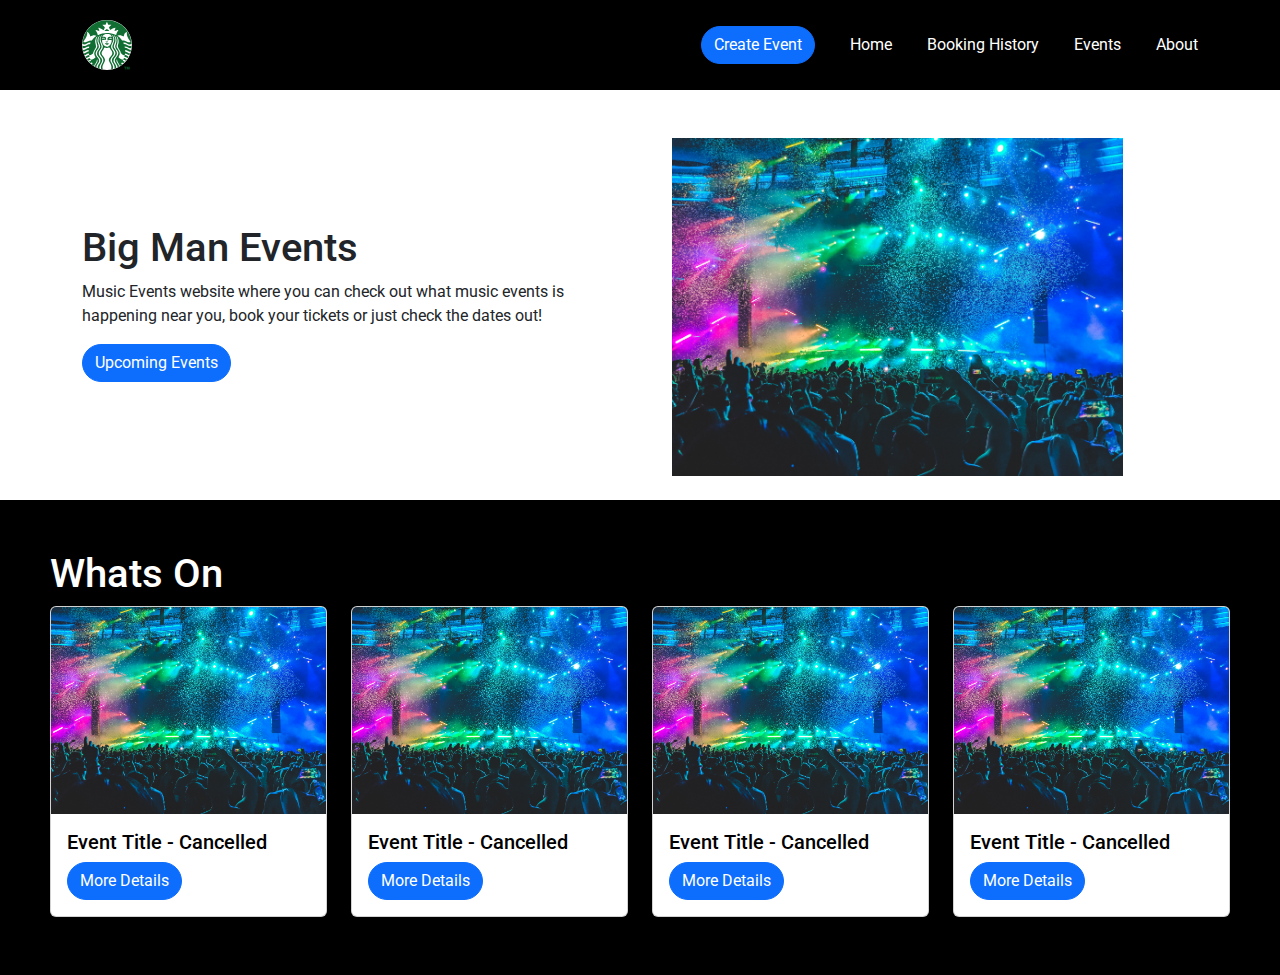
<file: index.html>
<!DOCTYPE html>
<html lang="en">
<head>
    <meta charset="UTF-8">
    <meta http-equiv="X-UA-Compatible" content="IE=edge">
    <meta name="viewport" content="width=device-width, initial-scale=1.0">
    <title>Homepage</title>
    <link href="https://cdn.jsdelivr.net/npm/bootstrap@5.2.0/dist/css/bootstrap.min.css" rel="stylesheet">
    <link href="styles/style.css" rel="stylesheet">
</head>
<body>
    <header class="container-fluid">
        <div class="navbar-container container">
            <div class="header-logo">
                <svg class="header-logo" xmlns="http://www.w3.org/2000/svg" width="2487" height="2500" viewBox="275.991 555.002 297.474 299"><title>Starbucks Corporation Logo</title><path d="M573.465 704.502c0 82.566-66.592 149.5-148.736 149.5-82.146 0-148.737-66.934-148.737-149.5s66.592-149.5 148.737-149.5c82.144 0 148.736 66.934 148.736 149.5z" fill="#fff"/><path d="M423.486 608.151c5.236 3.018 10.791 6.902 15.018 11.019l-1.66 1.668c-8.344-.887-17.131.221-25.041.343-.881-.89-2.658-2.228-1.004-3.346l12.687-9.684zm147.522 103.638c.111 3.765.465 6.999-1.004 10.854-15.242 4.336-25.254-11.802-40.043-9.369l1.672 8.365c13.682.45 22.229 13.571 36.363 13.007-2.008 4.01.896 14.578-8 10.354-9.236-2.22-15.914-10.354-26.033-10.354-1.221 2.241-.447 5.345-.662 7.998 10.676 1.674 18.355 10.698 29.027 12.364-1.004 3.668-1.998 7.775-5.006 10.011-8.682-2.113-15.465-9.911-24.709-9.688l-1.645 7.681c8.783.226 14.461 7.998 22.355 10.332.217 3.239-2.678 6.135-4.348 9.026-7.008-2.104-12.352-8.126-20.361-7.681-.111-3.018 1.68-6.443 1.004-9.67-8.994 2.676-15.025-5.681-21.691-10.695-.191-16.404-17.461-27.167-18.373-42.534-.176-3.065.291-6.335 1.688-9.851 5.676-13.123 3.893-30.162-2.33-42.398-1.893-3.221-5.242-5.762-8.365-7.656 4.568 9.684 10.137 21.125 7.357 33.027-.322 9.19-5.746 18.018-5.807 26.878-.021 3.159.654 6.318 2.471 9.508 7.234 13.031 20.252 25.368 15.357 41.712-1.346 5.02-5.352 8.901-6.354 14.01 8.465 7.011 16.469 14.912 27.701 15.356 4.002-2.556 1.779-13.891 10.012-8.662l12.021 6.013c-.875 3.217-3.57 6.101-6.01 8.317-4.561-2.219-9.01-4.881-14.697-4.664-1.676 1.78-3.119 3.777-2.992 6.33 4.002.659 7.674 2.347 11.016 4.688-1.553 3.343-4.578 5.437-7.359 7.998l-9.324-3.334c-1.557 2.228-4.791 4.568-3.656 7.014 2.105.9 4.438 2.118 5.986 3.679-4.115 4.449-9.332 7.312-14.352 10.331-4.324-14.133-18.572-24.041-17.348-40.385l-.662-.662c-3.348 3.766-2.23 9.786-2.014 14.673 4.008 10.236 13.568 18.143 15.018 29.369-1.674 2.89-5.447 3.466-8.344 4.688.338-20.239-30.365-35.59-10.676-56.063 6.566-10.025 17.568-19.592 13.67-33.394-4.002-13.327-18.158-21.584-18.033-36.522l.023-1.166c3.223-15.578 13.018-32.155 5.006-48.728-2.234-6.666-7.223-14.241-14.008-17.027 10.117 11.579 14.127 30.473 8.34 46.055-2.918 6.199-6.934 13.582-7.336 20.868h-.025c-.215 3.805.561 7.59 3.018 11.177 7.68 12.465 21.023 26.155 13.348 42.398-8.676 13.01-23.805 26.244-15.355 43.381 6.117 10.233 15.582 20.445 13.027 33.026l-10.01 3.335c6.674-23.466-26.037-37.254-12.342-60.729 8.453-12.569 23.574-24.364 15.014-41.047-5.117-10.337-15.689-16.455-15.357-29.372l.365-2.17c3.445-18.32 17.373-35.663 7.633-55.24-2.559-5.782-7.672-11.675-13.348-15.015l-.342.342c11.352 11.013 14.805 29.134 8.684 43.7-2.855 8.546-9.123 17.059-10.396 26.216-.607 4.319-.096 8.794 2.398 13.508 7.23 11.449 19.91 23.594 11.998 38.396-8.332 12.225-22.242 24.122-16.686 40.021 6.121 13.91 18.898 27.162 12 44.409l-10.332 2.333c8.229-16.808-4.109-33.488-11.338-48.065-8.793-20.916 18.891-30.931 19.336-50.052-.105-12.343-13.227-19.351-15.998-30.696-5.68-4.792-11.566 1.904-18.355.661-5.011 1.007-12.709-6.899-15.701 1.672-3.562 12.564-19.795 21.8-12.662 36.703 6.789 13.243 23.125 22.926 17.668 40.065-4.886 16.007-21.027 31.249-11.016 49.712-4.113-1.332-11.791 1.219-11.68-5.351-6.338-22.358 20.69-35.385 12.342-57.732-3.885-13.688-21.586-21.249-17.689-37.713 2.881-13.552 18.088-23.026 15.955-37.871a21.988 21.988 0 0 0-.916-3.84c-5.676-16.019-17.256-32.043-10.354-50.739 1.895-5.339 5.68-9.899 9.006-14.672-11.014 5.893-16.57 18.356-16.342 31.035-.48 13.788 9.705 25.599 11.154 38.216.57 5.092-.264 10.307-3.818 15.838-7.225 9.803-16.674 20.14-12.342 33.049 4.119 13.021 20.359 20.91 19.359 36.044-.111 17.904-20.914 29.05-15.018 49.073l-10.354-3.359c-4.111-17.793 14.797-26.895 15.014-43.358 2.676-18.93-21.469-25.954-20.02-44.409-.104-14.021 12.238-22.901 17.689-34.695.934-2.87 1.246-5.581 1.121-8.182-.668-13.04-12.418-23.234-10.468-37.896.656-10.79 4.327-20.249 11.338-28.363-9.673 3.885-13.669 15.02-16.341 24.366-4.637 14.987 6.432 28.467 7.541 41.893.492 5.93-.956 11.825-6.535 17.852-8.014 9.443-16.141 21.36-10.355 34.053 6.127 14.005 25.376 24.906 17.027 42.373-4.555 11.016-15.462 19.353-15.014 32.365-2.89-1.224-5.888-2.444-8.344-4.664 0-16.571 23.574-26.922 12.342-44.387-.995 3.445-1.209 8.129-1.988 12.022-3.898 10.128-12.238 18.234-15.359 28.705-5.219-2.014-10.676-6.246-15.017-10.696l6.013-3.679c-.668-2.23-2.445-4.119-4-6.01-3.904-.548-6.468 2.014-9.688 3.018-2.781-2.453-5.465-4.678-7.682-7.682 1.996-5.684 17.592-.984 9.691-10.331-5.334-3.334-10.688 1.43-15.359 3.654l-6.332-7.998c5.451-3.334 10.888-8.018 17.668-6.674 1.671 3.009 1.787 7.433 5.006 9.004 11.46-.222 19.58-8.891 28.365-15.679-6.123-9.11-11.107-21.688-5.668-32.707 4.357-11.04 15.713-20.34 16.227-32.546.117-2.777-.316-5.7-1.531-8.846-6.004-15.465-8.123-36.367 3.337-50.055-6.231 1.674-9.905 9.441-12.022 15.337-6.889 15.101 1.824 29.092 2.125 43.563.041 2.604-.17 5.212-.801 7.84-5.898 11.902-15.454 22.345-17.006 36.041-6.788 4.33-12.361 11.902-22.033 9.347-.34 2.556.439 6.452 1.326 9.348-7.67-.323-12.9 5.331-19.357 8-3.441-1.104-4.336-5.551-5.668-8.662 7.559-2.553 13.012-10.131 21.691-10.012 1.006-2.795-.564-5.356-1.007-8.023-10.796-4.791-27.909 23.688-29.348-1.004 10.788-.667 17.681-10.682 28.366-11.68l.319-7.998c-12.125-1.224-19.925 11.24-32.045 10.012l-2.673-10.674c14.02.876 22.373-11.688 35.725-12.364 1.774-2.333 1.988-5.781 2.33-9.004-14.574-1.9-24.574 14.252-40.043 9.347 0 0-.533-6.722-.822-10.513h.021a108.072 108.072 0 0 0-.205-2.514c13.793 5.351 25.912-4.556 37.712-9.669 3.001-.898 7.681.659 9.026-2.676-.115-2.559 4.551-5.551.666-7.336-17.251-2.342-28.711 18.466-46.4 9.005l-1.327-2.676c3.677-50.277 32.031-98.883 79.083-122.802 19.055-10.89 42.729-16.44 66.604-16.638 28.812-.24 57.928 7.319 79.586 22.65 21.031 12.9 41.148 34.161 52.066 55.744 10.443 18.911 15.248 40.13 16.684 62.719-18.248 13.788-30.49-12.989-49.072-6.996 1 2.897 1.555 5.896 3.68 8.343 16.469-.117 27.809 17.128 45.049 10.331l.018 2.516zM361.396 649.87c-11.572-7.566-26.242-.441-37.026 3.68-1.001-10.128-5.114-19.355-13.69-26.029-.832-.415-1.982-1.285-3.018-1.35-.62-.039-1.21.212-1.668 1.004 3.887 23.914-11.658 40.6-22.674 58.74 3.668 2.997 9.561 2.55 14.01 1.668 11.678-4.669 22.802-12.798 36.707-10.012 4.113-7.008 11.021-13.796 16.686-19.357 3.462-2.996 8.216-4.897 10.673-8.344zm35.381 15.018c-.223 1.44.111 4.008 2.331 3.015 3.454-4.783 9.569-.998 13.349-.662v-1.346c-2.074-3.257-6.34-4.892-10.674-4.73-1 .036-2.016.181-2.994.409-1.449.322-2.459 1.648-2.012 3.314zm54.397-14.33c-3.107-6.899-10.227-9.691-16.686-11.36-3.168-.39-6.455-.653-9.715-.685-.611-.006-1.221-.014-1.83 0-9.118.184-17.831 2.525-23.154 10.031-.764 2.119-4.123 5.095-1.004 6.994 7.009-.447 15.007-1.326 19.679 4.688 0 5.346 3.452 12.456-2.331 15.015-4.791-4.436-10.465 1.889-15.678-1.671-2.451-1.449-4.002.241-5.006 2.355-1.449 13.79 5.773 29.011 18.674 36.684 5.229 1.886 12.258 3.679 17.715 1.004 13.125-6.112 18.562-20.12 21.008-33.026-.328-2.456-.213-7.242-3.658-7.359-3.891 2.462-9.566 1.007-13.689 0-2.439.787-2.551 4.355-5.326 5.031l-1.691-1.349c-1.449-6.11-2.342-14.789 3.338-19.017 6.346-2.559 13.799-3.676 20.361-1.668 1.225-2.114-.665-3.777-1.007-5.667zm-6.697 10.968c-.441.012-.869.034-1.305.048-2.33 1.555-9.123.437-6.67 5.667 4.229-3.345 10.125-1.001 14.352.662 1.562-.775 1.225-2.333 1.326-3.677-1.358-2.525-4.6-2.761-7.703-2.7zm48.433-47.035c-8.234-.437-15.129 4.238-22.695 6.352-.658-6.438 4.232-13.237 5.348-19.7-12.232.787-21.922 8.151-32.043 14.033a5081.318 5081.318 0 0 1-7.016-17.028l13.35-12.684.342-1.672-18.033-1.004c-3.105-5.442-4.33-11.997-8-17.003-3.004 5.674-5.022 11.678-8.023 17.345l-18.01 1.007v1.327l13.669 12.342c-1.671 6.344-3.224 13.237-7.337 18.031-8.008-4.797-15.904-10.017-24.684-13.349-2.113-.681-5.125-1.79-7.016-.342 2.777 6.121 6.666 12.704 6.012 19.384-3.674-.676-6.561-3.031-10.012-4.021-4.127-1.127-9.023-3.326-13.027-1.988 6.676 9.338 12.125 19.113 14.01 30.352 22.147-10.69 47.975-16.569 74.785-12 12.568 1.999 24.123 7.119 35.361 11.335.439-11.784 7.89-21.253 13.019-30.717zm38.033 64.085c11.338 3 22.711 15.354 34.717 7.339-10.457-17.351-26.02-33.375-21.691-56.064.453-1.549-.549-3.117-1.988-3.337-6.783 2.772-12.037 9.455-14.721 16.023-1.104 3.886-1.756 8.015-3.311 11.678-8.127-4.23-16.797-8.326-26.697-7.337-3.572.445-8.688.679-9.348 4.345 11.234 6.004 20.473 16.023 27.359 26.694 4.796-.781 10.675-.114 15.68.659zm-118.806 15.682l.32 2.011c4.347 2.895 5.684 7.803 11.703 7.358 5.336.316 9.34-4.684 11.998-8.686-7.22-.998-16.01.545-24.021-.683zm6.009-9.005c.217.89-.551 2.225.662 2.676 3.561-.773 10.01 1.894 11.998-2.334-1.389-1.555-3.654-2.261-6.033-2.261-2.377 0-4.843.692-6.627 1.919z" fill="#106e33"/><path d="M412.145 681.392h24.393v10.021h-24.393v-10.021z" opacity=".99" fill="#fff"/><path d="M416.65 686.751c3.152.746 3.932 1.863 6.422 2.176 2.65-.047 2.268-.585 6.885-2.179.305-.107.721-.777.205-1.29-2.869-2.846-4.852-.812-6.648-.758-2.387.025-4.623-2.042-6.953.646-.397.545-.604 1.082.089 1.405z" fill="#106e33"/><g fill="#106e33"><path d="M531.887 851.174v-14.273h-5.098v-2.906h13.652v2.906h-5.086v14.273h-3.468zM542.645 851.174v-17.18h5.191l3.117 11.719 3.082-11.719h5.203v17.18h-3.223v-13.523l-3.41 13.523h-3.34l-3.398-13.523v13.523h-3.222z"/></g></svg>
            </div>
            <div class="hamburger">
                <div class="lines"></div>
                <div class="lines"></div>
                <div class="lines"></div>
            </div>
            <nav class="nav-bar-right d-flex">
                <ul class="nav-items">
                    <li><a href="/createEvent.html" class="btn btn-primary">Create Event</a></li>
                    <li><a href="/index.html">Home</a></li>
                    <li><a href="/bookingHistory.html">Booking History</a></li>
                    <li><a href="/singleEventDetails.html">Events</a></li>
                    <li><a href="#">About</a></li>
                </ul>
            </nav>
        </div>
    </header>
    <section class="container hero-container mt-5">
        <div class="row index-hero-row">
            <div class="hero-left-index col-md-6 mb-2 d-flex">
                <h1>Big Man Events</h1>
                <p>Music Events website where you can check out what music events is happening near you, book your tickets or just check the dates out!</p>
                <button class="btn btn-primary index-btn">Upcoming Events </button>
            </div>
            <div class="hero-image col-md-5">
                <img src="image/aditya-chinchure-ZhQCZjr9fHo-unsplash.jpg">
            </div>
        </div>
    </section>
    <section class="whats-on-section container-fluid mt-4">
        <h1>Whats On</h1>
        <div class="row">
            <div class="mb-2 col-lg-3 col-md-6 d-flex justify-content-center">
                <div class="card" style="width: 18rem;">
                    <img src="image/aditya-chinchure-ZhQCZjr9fHo-unsplash.jpg" class="card-img-top" alt="...">
                    <div class="card-body">
                      <h5 class="card-title">Event Title - Cancelled</h5>
                      <a href="/singleEventDetails.html" class="btn btn-primary">More Details</a>
                    </div>
                </div>
            </div>
            <div class="mb-2 col-lg-3 col-md-6 d-flex justify-content-center">
                <div class="card" style="width: 18rem;">
                    <img src="image/aditya-chinchure-ZhQCZjr9fHo-unsplash.jpg" class="card-img-top" alt="...">
                    <div class="card-body">
                      <h5 class="card-title">Event Title - Cancelled</h5>
                      <a href="/singleEventDetails.html" class="btn btn-primary">More Details</a>
                    </div>
                </div>
            </div>
            <div class="mb-2 col-lg-3 col-md-6 d-flex justify-content-center">
                <div class="card" style="width: 18rem;">
                    <img src="image/aditya-chinchure-ZhQCZjr9fHo-unsplash.jpg" class="card-img-top" alt="...">
                    <div class="card-body">
                      <h5 class="card-title">Event Title - Cancelled</h5>
                      <a href="/singleEventDetails.html" class="btn btn-primary">More Details</a>
                    </div>
                </div>
            </div>
            <div class="mb-2 col-lg-3 col-md-6 d-flex justify-content-center">
                <div class="card" style="width: 18rem;">
                    <img src="image/aditya-chinchure-ZhQCZjr9fHo-unsplash.jpg" class="card-img-top" alt="...">
                    <div class="card-body">
                      <h5 class="card-title">Event Title - Cancelled</h5>
                      <a href="/singleEventDetails.html" class="btn btn-primary">More Details</a>
                    </div>
                </div>
            </div>
        </div>
    </section>
</body>
</html>
</file>
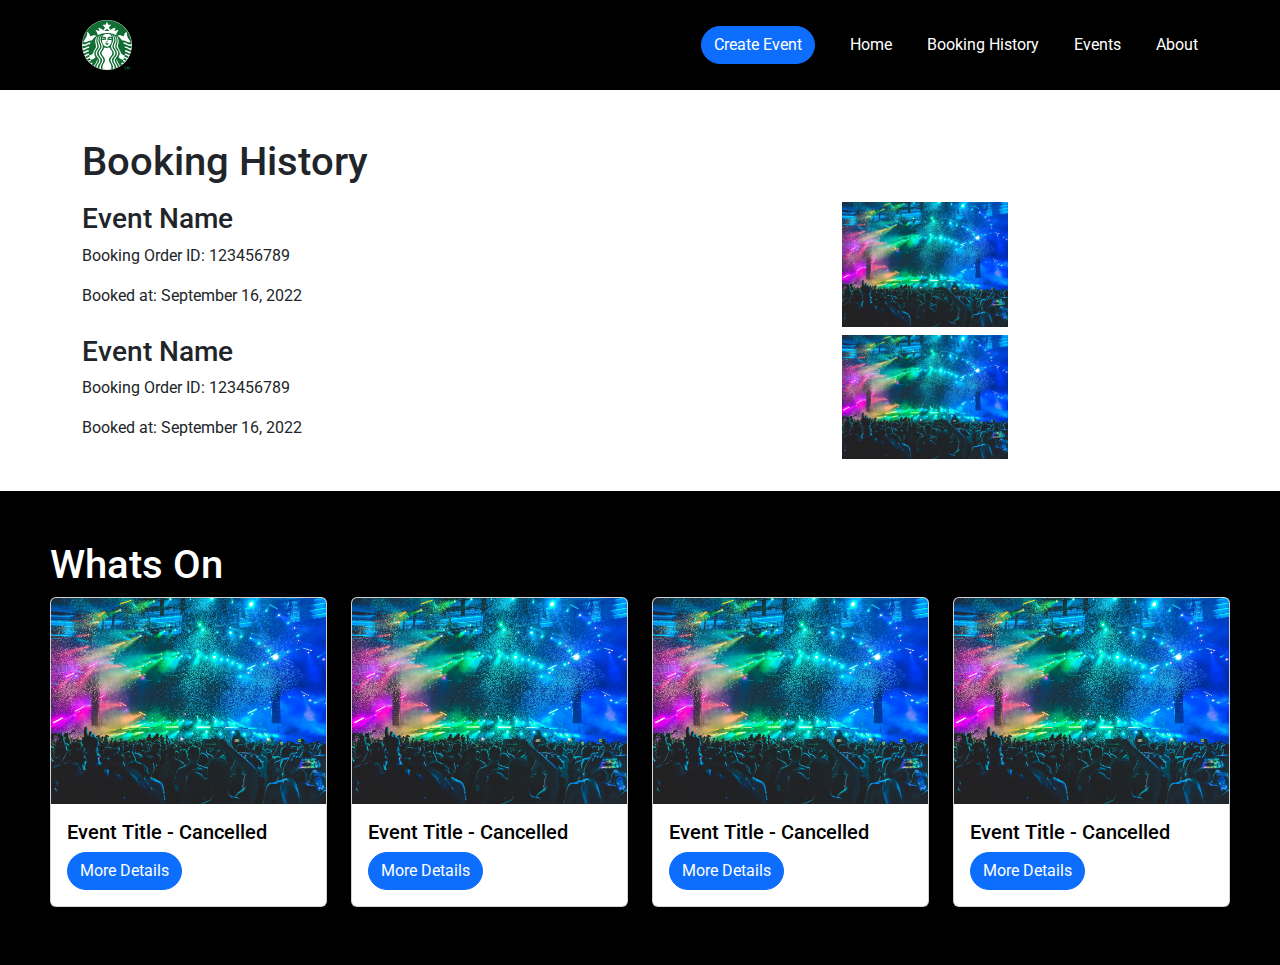
<file: bookingHistory.html>
<!DOCTYPE html>
<html lang="en">
<head>
    <meta charset="UTF-8">
    <meta http-equiv="X-UA-Compatible" content="IE=edge">
    <meta name="viewport" content="width=device-width, initial-scale=1.0">
    <title>Booking History</title>
    <link href="https://cdn.jsdelivr.net/npm/bootstrap@5.2.0/dist/css/bootstrap.min.css" rel="stylesheet">
    <link href="styles/style.css" rel="stylesheet">
</head>
<body>
    <header class="container-fluid">
        <div class="navbar-container container">
            <div class="header-logo">
                <svg class="header-logo" xmlns="http://www.w3.org/2000/svg" width="2487" height="2500" viewBox="275.991 555.002 297.474 299"><title>Starbucks Corporation Logo</title><path d="M573.465 704.502c0 82.566-66.592 149.5-148.736 149.5-82.146 0-148.737-66.934-148.737-149.5s66.592-149.5 148.737-149.5c82.144 0 148.736 66.934 148.736 149.5z" fill="#fff"/><path d="M423.486 608.151c5.236 3.018 10.791 6.902 15.018 11.019l-1.66 1.668c-8.344-.887-17.131.221-25.041.343-.881-.89-2.658-2.228-1.004-3.346l12.687-9.684zm147.522 103.638c.111 3.765.465 6.999-1.004 10.854-15.242 4.336-25.254-11.802-40.043-9.369l1.672 8.365c13.682.45 22.229 13.571 36.363 13.007-2.008 4.01.896 14.578-8 10.354-9.236-2.22-15.914-10.354-26.033-10.354-1.221 2.241-.447 5.345-.662 7.998 10.676 1.674 18.355 10.698 29.027 12.364-1.004 3.668-1.998 7.775-5.006 10.011-8.682-2.113-15.465-9.911-24.709-9.688l-1.645 7.681c8.783.226 14.461 7.998 22.355 10.332.217 3.239-2.678 6.135-4.348 9.026-7.008-2.104-12.352-8.126-20.361-7.681-.111-3.018 1.68-6.443 1.004-9.67-8.994 2.676-15.025-5.681-21.691-10.695-.191-16.404-17.461-27.167-18.373-42.534-.176-3.065.291-6.335 1.688-9.851 5.676-13.123 3.893-30.162-2.33-42.398-1.893-3.221-5.242-5.762-8.365-7.656 4.568 9.684 10.137 21.125 7.357 33.027-.322 9.19-5.746 18.018-5.807 26.878-.021 3.159.654 6.318 2.471 9.508 7.234 13.031 20.252 25.368 15.357 41.712-1.346 5.02-5.352 8.901-6.354 14.01 8.465 7.011 16.469 14.912 27.701 15.356 4.002-2.556 1.779-13.891 10.012-8.662l12.021 6.013c-.875 3.217-3.57 6.101-6.01 8.317-4.561-2.219-9.01-4.881-14.697-4.664-1.676 1.78-3.119 3.777-2.992 6.33 4.002.659 7.674 2.347 11.016 4.688-1.553 3.343-4.578 5.437-7.359 7.998l-9.324-3.334c-1.557 2.228-4.791 4.568-3.656 7.014 2.105.9 4.438 2.118 5.986 3.679-4.115 4.449-9.332 7.312-14.352 10.331-4.324-14.133-18.572-24.041-17.348-40.385l-.662-.662c-3.348 3.766-2.23 9.786-2.014 14.673 4.008 10.236 13.568 18.143 15.018 29.369-1.674 2.89-5.447 3.466-8.344 4.688.338-20.239-30.365-35.59-10.676-56.063 6.566-10.025 17.568-19.592 13.67-33.394-4.002-13.327-18.158-21.584-18.033-36.522l.023-1.166c3.223-15.578 13.018-32.155 5.006-48.728-2.234-6.666-7.223-14.241-14.008-17.027 10.117 11.579 14.127 30.473 8.34 46.055-2.918 6.199-6.934 13.582-7.336 20.868h-.025c-.215 3.805.561 7.59 3.018 11.177 7.68 12.465 21.023 26.155 13.348 42.398-8.676 13.01-23.805 26.244-15.355 43.381 6.117 10.233 15.582 20.445 13.027 33.026l-10.01 3.335c6.674-23.466-26.037-37.254-12.342-60.729 8.453-12.569 23.574-24.364 15.014-41.047-5.117-10.337-15.689-16.455-15.357-29.372l.365-2.17c3.445-18.32 17.373-35.663 7.633-55.24-2.559-5.782-7.672-11.675-13.348-15.015l-.342.342c11.352 11.013 14.805 29.134 8.684 43.7-2.855 8.546-9.123 17.059-10.396 26.216-.607 4.319-.096 8.794 2.398 13.508 7.23 11.449 19.91 23.594 11.998 38.396-8.332 12.225-22.242 24.122-16.686 40.021 6.121 13.91 18.898 27.162 12 44.409l-10.332 2.333c8.229-16.808-4.109-33.488-11.338-48.065-8.793-20.916 18.891-30.931 19.336-50.052-.105-12.343-13.227-19.351-15.998-30.696-5.68-4.792-11.566 1.904-18.355.661-5.011 1.007-12.709-6.899-15.701 1.672-3.562 12.564-19.795 21.8-12.662 36.703 6.789 13.243 23.125 22.926 17.668 40.065-4.886 16.007-21.027 31.249-11.016 49.712-4.113-1.332-11.791 1.219-11.68-5.351-6.338-22.358 20.69-35.385 12.342-57.732-3.885-13.688-21.586-21.249-17.689-37.713 2.881-13.552 18.088-23.026 15.955-37.871a21.988 21.988 0 0 0-.916-3.84c-5.676-16.019-17.256-32.043-10.354-50.739 1.895-5.339 5.68-9.899 9.006-14.672-11.014 5.893-16.57 18.356-16.342 31.035-.48 13.788 9.705 25.599 11.154 38.216.57 5.092-.264 10.307-3.818 15.838-7.225 9.803-16.674 20.14-12.342 33.049 4.119 13.021 20.359 20.91 19.359 36.044-.111 17.904-20.914 29.05-15.018 49.073l-10.354-3.359c-4.111-17.793 14.797-26.895 15.014-43.358 2.676-18.93-21.469-25.954-20.02-44.409-.104-14.021 12.238-22.901 17.689-34.695.934-2.87 1.246-5.581 1.121-8.182-.668-13.04-12.418-23.234-10.468-37.896.656-10.79 4.327-20.249 11.338-28.363-9.673 3.885-13.669 15.02-16.341 24.366-4.637 14.987 6.432 28.467 7.541 41.893.492 5.93-.956 11.825-6.535 17.852-8.014 9.443-16.141 21.36-10.355 34.053 6.127 14.005 25.376 24.906 17.027 42.373-4.555 11.016-15.462 19.353-15.014 32.365-2.89-1.224-5.888-2.444-8.344-4.664 0-16.571 23.574-26.922 12.342-44.387-.995 3.445-1.209 8.129-1.988 12.022-3.898 10.128-12.238 18.234-15.359 28.705-5.219-2.014-10.676-6.246-15.017-10.696l6.013-3.679c-.668-2.23-2.445-4.119-4-6.01-3.904-.548-6.468 2.014-9.688 3.018-2.781-2.453-5.465-4.678-7.682-7.682 1.996-5.684 17.592-.984 9.691-10.331-5.334-3.334-10.688 1.43-15.359 3.654l-6.332-7.998c5.451-3.334 10.888-8.018 17.668-6.674 1.671 3.009 1.787 7.433 5.006 9.004 11.46-.222 19.58-8.891 28.365-15.679-6.123-9.11-11.107-21.688-5.668-32.707 4.357-11.04 15.713-20.34 16.227-32.546.117-2.777-.316-5.7-1.531-8.846-6.004-15.465-8.123-36.367 3.337-50.055-6.231 1.674-9.905 9.441-12.022 15.337-6.889 15.101 1.824 29.092 2.125 43.563.041 2.604-.17 5.212-.801 7.84-5.898 11.902-15.454 22.345-17.006 36.041-6.788 4.33-12.361 11.902-22.033 9.347-.34 2.556.439 6.452 1.326 9.348-7.67-.323-12.9 5.331-19.357 8-3.441-1.104-4.336-5.551-5.668-8.662 7.559-2.553 13.012-10.131 21.691-10.012 1.006-2.795-.564-5.356-1.007-8.023-10.796-4.791-27.909 23.688-29.348-1.004 10.788-.667 17.681-10.682 28.366-11.68l.319-7.998c-12.125-1.224-19.925 11.24-32.045 10.012l-2.673-10.674c14.02.876 22.373-11.688 35.725-12.364 1.774-2.333 1.988-5.781 2.33-9.004-14.574-1.9-24.574 14.252-40.043 9.347 0 0-.533-6.722-.822-10.513h.021a108.072 108.072 0 0 0-.205-2.514c13.793 5.351 25.912-4.556 37.712-9.669 3.001-.898 7.681.659 9.026-2.676-.115-2.559 4.551-5.551.666-7.336-17.251-2.342-28.711 18.466-46.4 9.005l-1.327-2.676c3.677-50.277 32.031-98.883 79.083-122.802 19.055-10.89 42.729-16.44 66.604-16.638 28.812-.24 57.928 7.319 79.586 22.65 21.031 12.9 41.148 34.161 52.066 55.744 10.443 18.911 15.248 40.13 16.684 62.719-18.248 13.788-30.49-12.989-49.072-6.996 1 2.897 1.555 5.896 3.68 8.343 16.469-.117 27.809 17.128 45.049 10.331l.018 2.516zM361.396 649.87c-11.572-7.566-26.242-.441-37.026 3.68-1.001-10.128-5.114-19.355-13.69-26.029-.832-.415-1.982-1.285-3.018-1.35-.62-.039-1.21.212-1.668 1.004 3.887 23.914-11.658 40.6-22.674 58.74 3.668 2.997 9.561 2.55 14.01 1.668 11.678-4.669 22.802-12.798 36.707-10.012 4.113-7.008 11.021-13.796 16.686-19.357 3.462-2.996 8.216-4.897 10.673-8.344zm35.381 15.018c-.223 1.44.111 4.008 2.331 3.015 3.454-4.783 9.569-.998 13.349-.662v-1.346c-2.074-3.257-6.34-4.892-10.674-4.73-1 .036-2.016.181-2.994.409-1.449.322-2.459 1.648-2.012 3.314zm54.397-14.33c-3.107-6.899-10.227-9.691-16.686-11.36-3.168-.39-6.455-.653-9.715-.685-.611-.006-1.221-.014-1.83 0-9.118.184-17.831 2.525-23.154 10.031-.764 2.119-4.123 5.095-1.004 6.994 7.009-.447 15.007-1.326 19.679 4.688 0 5.346 3.452 12.456-2.331 15.015-4.791-4.436-10.465 1.889-15.678-1.671-2.451-1.449-4.002.241-5.006 2.355-1.449 13.79 5.773 29.011 18.674 36.684 5.229 1.886 12.258 3.679 17.715 1.004 13.125-6.112 18.562-20.12 21.008-33.026-.328-2.456-.213-7.242-3.658-7.359-3.891 2.462-9.566 1.007-13.689 0-2.439.787-2.551 4.355-5.326 5.031l-1.691-1.349c-1.449-6.11-2.342-14.789 3.338-19.017 6.346-2.559 13.799-3.676 20.361-1.668 1.225-2.114-.665-3.777-1.007-5.667zm-6.697 10.968c-.441.012-.869.034-1.305.048-2.33 1.555-9.123.437-6.67 5.667 4.229-3.345 10.125-1.001 14.352.662 1.562-.775 1.225-2.333 1.326-3.677-1.358-2.525-4.6-2.761-7.703-2.7zm48.433-47.035c-8.234-.437-15.129 4.238-22.695 6.352-.658-6.438 4.232-13.237 5.348-19.7-12.232.787-21.922 8.151-32.043 14.033a5081.318 5081.318 0 0 1-7.016-17.028l13.35-12.684.342-1.672-18.033-1.004c-3.105-5.442-4.33-11.997-8-17.003-3.004 5.674-5.022 11.678-8.023 17.345l-18.01 1.007v1.327l13.669 12.342c-1.671 6.344-3.224 13.237-7.337 18.031-8.008-4.797-15.904-10.017-24.684-13.349-2.113-.681-5.125-1.79-7.016-.342 2.777 6.121 6.666 12.704 6.012 19.384-3.674-.676-6.561-3.031-10.012-4.021-4.127-1.127-9.023-3.326-13.027-1.988 6.676 9.338 12.125 19.113 14.01 30.352 22.147-10.69 47.975-16.569 74.785-12 12.568 1.999 24.123 7.119 35.361 11.335.439-11.784 7.89-21.253 13.019-30.717zm38.033 64.085c11.338 3 22.711 15.354 34.717 7.339-10.457-17.351-26.02-33.375-21.691-56.064.453-1.549-.549-3.117-1.988-3.337-6.783 2.772-12.037 9.455-14.721 16.023-1.104 3.886-1.756 8.015-3.311 11.678-8.127-4.23-16.797-8.326-26.697-7.337-3.572.445-8.688.679-9.348 4.345 11.234 6.004 20.473 16.023 27.359 26.694 4.796-.781 10.675-.114 15.68.659zm-118.806 15.682l.32 2.011c4.347 2.895 5.684 7.803 11.703 7.358 5.336.316 9.34-4.684 11.998-8.686-7.22-.998-16.01.545-24.021-.683zm6.009-9.005c.217.89-.551 2.225.662 2.676 3.561-.773 10.01 1.894 11.998-2.334-1.389-1.555-3.654-2.261-6.033-2.261-2.377 0-4.843.692-6.627 1.919z" fill="#106e33"/><path d="M412.145 681.392h24.393v10.021h-24.393v-10.021z" opacity=".99" fill="#fff"/><path d="M416.65 686.751c3.152.746 3.932 1.863 6.422 2.176 2.65-.047 2.268-.585 6.885-2.179.305-.107.721-.777.205-1.29-2.869-2.846-4.852-.812-6.648-.758-2.387.025-4.623-2.042-6.953.646-.397.545-.604 1.082.089 1.405z" fill="#106e33"/><g fill="#106e33"><path d="M531.887 851.174v-14.273h-5.098v-2.906h13.652v2.906h-5.086v14.273h-3.468zM542.645 851.174v-17.18h5.191l3.117 11.719 3.082-11.719h5.203v17.18h-3.223v-13.523l-3.41 13.523h-3.34l-3.398-13.523v13.523h-3.222z"/></g></svg>
            </div>
            <div class="hamburger">
                <div class="lines"></div>
                <div class="lines"></div>
                <div class="lines"></div>
            </div>
            <nav class="nav-bar-right d-flex">
                <ul class="nav-items">
                    <li><a href="/createEvent.html" class="btn btn-primary">Create Event</a></li>
                    <li><a href="/index.html">Home</a></li>
                    <li><a href="/bookingHistory.html">Booking History</a></li>
                    <li><a href="/singleEventDetails.html">Events</a></li>
                    <li><a href="#">About</a></li>
                </ul>
            </nav>
        </div>
    </header>
    <section class="container hero-container mt-5">
        <div class="create-event-container d-flex">
            <h1>Booking History</h1>
            <div class="history-container d-flex mt-2">
                <div class="row event-booking-container mb-2">
                    <div class="col-lg-8 event-booking-left">
                        <h3>Event Name</h3>
                        <p>Booking Order ID: 123456789</p>
                        <p>Booked at: September 16, 2022</p>
                    </div>
                    <div class="col-lg-2">
                        <div class="event-booking-image">
                            <img src="image/aditya-chinchure-ZhQCZjr9fHo-unsplash.jpg">
                        </div>
                    </div>
                </div>
                <div class="row event-booking-container mb-2">
                    <div class="col-lg-8 event-booking-left">
                        <h3>Event Name</h3>
                        <p>Booking Order ID: 123456789</p>
                        <p>Booked at: September 16, 2022</p>
                    </div>
                    <div class="col-lg-2">
                        <div class="event-booking-image">
                            <img src="image/aditya-chinchure-ZhQCZjr9fHo-unsplash.jpg">
                        </div>
                    </div>
                </div>
            </div>
        </div>
    </section>
    <section class="whats-on-section container-fluid mt-4">
        <h1>Whats On</h1>
        <div class="row">
            <div class="mb-2 col-lg-3 col-md-6 d-flex justify-content-center">
                <div class="card" style="width: 18rem;">
                    <img src="image/aditya-chinchure-ZhQCZjr9fHo-unsplash.jpg" class="card-img-top" alt="...">
                    <div class="card-body">
                      <h5 class="card-title">Event Title - Cancelled</h5>
                      <a href="/singleEventDetails.html" class="btn btn-primary">More Details</a>
                    </div>
                </div>
            </div>
            <div class="mb-2 col-lg-3 col-md-6 d-flex justify-content-center">
                <div class="card" style="width: 18rem;">
                    <img src="image/aditya-chinchure-ZhQCZjr9fHo-unsplash.jpg" class="card-img-top" alt="...">
                    <div class="card-body">
                      <h5 class="card-title">Event Title - Cancelled</h5>
                      <a href="/singleEventDetails.html" class="btn btn-primary">More Details</a>
                    </div>
                </div>
            </div>
            <div class="mb-2 col-lg-3 col-md-6 d-flex justify-content-center">
                <div class="card" style="width: 18rem;">
                    <img src="image/aditya-chinchure-ZhQCZjr9fHo-unsplash.jpg" class="card-img-top" alt="...">
                    <div class="card-body">
                      <h5 class="card-title">Event Title - Cancelled</h5>
                      <a href="/singleEventDetails.html" class="btn btn-primary">More Details</a>
                    </div>
                </div>
            </div>
            <div class="mb-2 col-lg-3 col-md-6 d-flex justify-content-center">
                <div class="card" style="width: 18rem;">
                    <img src="image/aditya-chinchure-ZhQCZjr9fHo-unsplash.jpg" class="card-img-top" alt="...">
                    <div class="card-body">
                      <h5 class="card-title">Event Title - Cancelled</h5>
                      <a href="/singleEventDetails.html" class="btn btn-primary">More Details</a>
                    </div>
                </div>
            </div>
        </div>
    </section>
</body>
</html>
</file>
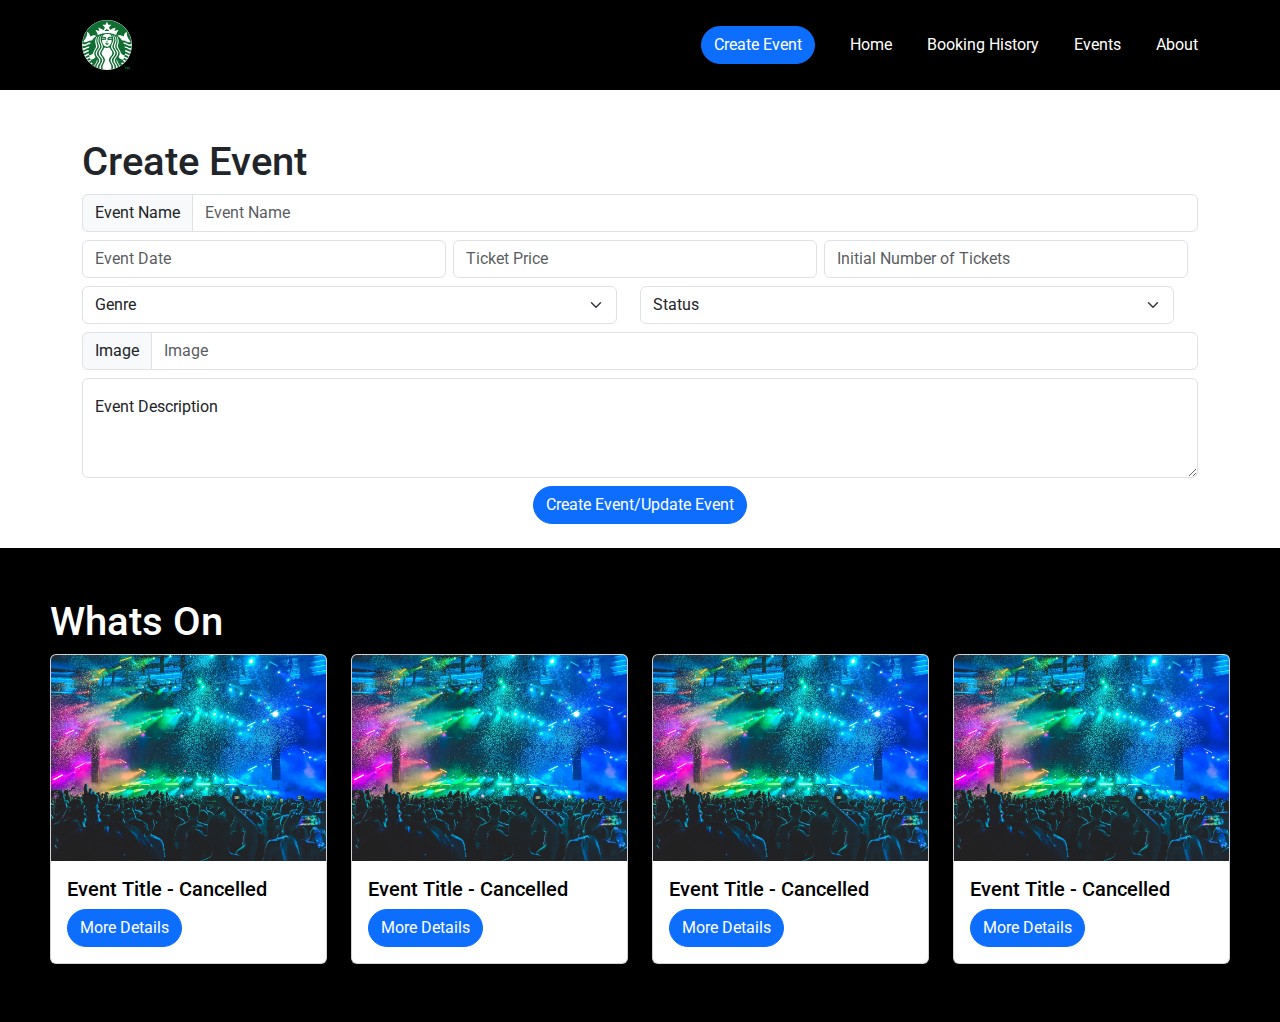
<file: createEvent.html>
<!DOCTYPE html>
<html lang="en">
<head>
    <meta charset="UTF-8">
    <meta http-equiv="X-UA-Compatible" content="IE=edge">
    <meta name="viewport" content="width=device-width, initial-scale=1.0">
    <title>Create Event</title>
    <link href="https://cdn.jsdelivr.net/npm/bootstrap@5.2.0/dist/css/bootstrap.min.css" rel="stylesheet">
    <link href="styles/style.css" rel="stylesheet">
</head>
<body>
    <header class="container-fluid">
        <div class="navbar-container container">
            <div class="header-logo">
                <svg class="header-logo" xmlns="http://www.w3.org/2000/svg" width="2487" height="2500" viewBox="275.991 555.002 297.474 299"><title>Starbucks Corporation Logo</title><path d="M573.465 704.502c0 82.566-66.592 149.5-148.736 149.5-82.146 0-148.737-66.934-148.737-149.5s66.592-149.5 148.737-149.5c82.144 0 148.736 66.934 148.736 149.5z" fill="#fff"/><path d="M423.486 608.151c5.236 3.018 10.791 6.902 15.018 11.019l-1.66 1.668c-8.344-.887-17.131.221-25.041.343-.881-.89-2.658-2.228-1.004-3.346l12.687-9.684zm147.522 103.638c.111 3.765.465 6.999-1.004 10.854-15.242 4.336-25.254-11.802-40.043-9.369l1.672 8.365c13.682.45 22.229 13.571 36.363 13.007-2.008 4.01.896 14.578-8 10.354-9.236-2.22-15.914-10.354-26.033-10.354-1.221 2.241-.447 5.345-.662 7.998 10.676 1.674 18.355 10.698 29.027 12.364-1.004 3.668-1.998 7.775-5.006 10.011-8.682-2.113-15.465-9.911-24.709-9.688l-1.645 7.681c8.783.226 14.461 7.998 22.355 10.332.217 3.239-2.678 6.135-4.348 9.026-7.008-2.104-12.352-8.126-20.361-7.681-.111-3.018 1.68-6.443 1.004-9.67-8.994 2.676-15.025-5.681-21.691-10.695-.191-16.404-17.461-27.167-18.373-42.534-.176-3.065.291-6.335 1.688-9.851 5.676-13.123 3.893-30.162-2.33-42.398-1.893-3.221-5.242-5.762-8.365-7.656 4.568 9.684 10.137 21.125 7.357 33.027-.322 9.19-5.746 18.018-5.807 26.878-.021 3.159.654 6.318 2.471 9.508 7.234 13.031 20.252 25.368 15.357 41.712-1.346 5.02-5.352 8.901-6.354 14.01 8.465 7.011 16.469 14.912 27.701 15.356 4.002-2.556 1.779-13.891 10.012-8.662l12.021 6.013c-.875 3.217-3.57 6.101-6.01 8.317-4.561-2.219-9.01-4.881-14.697-4.664-1.676 1.78-3.119 3.777-2.992 6.33 4.002.659 7.674 2.347 11.016 4.688-1.553 3.343-4.578 5.437-7.359 7.998l-9.324-3.334c-1.557 2.228-4.791 4.568-3.656 7.014 2.105.9 4.438 2.118 5.986 3.679-4.115 4.449-9.332 7.312-14.352 10.331-4.324-14.133-18.572-24.041-17.348-40.385l-.662-.662c-3.348 3.766-2.23 9.786-2.014 14.673 4.008 10.236 13.568 18.143 15.018 29.369-1.674 2.89-5.447 3.466-8.344 4.688.338-20.239-30.365-35.59-10.676-56.063 6.566-10.025 17.568-19.592 13.67-33.394-4.002-13.327-18.158-21.584-18.033-36.522l.023-1.166c3.223-15.578 13.018-32.155 5.006-48.728-2.234-6.666-7.223-14.241-14.008-17.027 10.117 11.579 14.127 30.473 8.34 46.055-2.918 6.199-6.934 13.582-7.336 20.868h-.025c-.215 3.805.561 7.59 3.018 11.177 7.68 12.465 21.023 26.155 13.348 42.398-8.676 13.01-23.805 26.244-15.355 43.381 6.117 10.233 15.582 20.445 13.027 33.026l-10.01 3.335c6.674-23.466-26.037-37.254-12.342-60.729 8.453-12.569 23.574-24.364 15.014-41.047-5.117-10.337-15.689-16.455-15.357-29.372l.365-2.17c3.445-18.32 17.373-35.663 7.633-55.24-2.559-5.782-7.672-11.675-13.348-15.015l-.342.342c11.352 11.013 14.805 29.134 8.684 43.7-2.855 8.546-9.123 17.059-10.396 26.216-.607 4.319-.096 8.794 2.398 13.508 7.23 11.449 19.91 23.594 11.998 38.396-8.332 12.225-22.242 24.122-16.686 40.021 6.121 13.91 18.898 27.162 12 44.409l-10.332 2.333c8.229-16.808-4.109-33.488-11.338-48.065-8.793-20.916 18.891-30.931 19.336-50.052-.105-12.343-13.227-19.351-15.998-30.696-5.68-4.792-11.566 1.904-18.355.661-5.011 1.007-12.709-6.899-15.701 1.672-3.562 12.564-19.795 21.8-12.662 36.703 6.789 13.243 23.125 22.926 17.668 40.065-4.886 16.007-21.027 31.249-11.016 49.712-4.113-1.332-11.791 1.219-11.68-5.351-6.338-22.358 20.69-35.385 12.342-57.732-3.885-13.688-21.586-21.249-17.689-37.713 2.881-13.552 18.088-23.026 15.955-37.871a21.988 21.988 0 0 0-.916-3.84c-5.676-16.019-17.256-32.043-10.354-50.739 1.895-5.339 5.68-9.899 9.006-14.672-11.014 5.893-16.57 18.356-16.342 31.035-.48 13.788 9.705 25.599 11.154 38.216.57 5.092-.264 10.307-3.818 15.838-7.225 9.803-16.674 20.14-12.342 33.049 4.119 13.021 20.359 20.91 19.359 36.044-.111 17.904-20.914 29.05-15.018 49.073l-10.354-3.359c-4.111-17.793 14.797-26.895 15.014-43.358 2.676-18.93-21.469-25.954-20.02-44.409-.104-14.021 12.238-22.901 17.689-34.695.934-2.87 1.246-5.581 1.121-8.182-.668-13.04-12.418-23.234-10.468-37.896.656-10.79 4.327-20.249 11.338-28.363-9.673 3.885-13.669 15.02-16.341 24.366-4.637 14.987 6.432 28.467 7.541 41.893.492 5.93-.956 11.825-6.535 17.852-8.014 9.443-16.141 21.36-10.355 34.053 6.127 14.005 25.376 24.906 17.027 42.373-4.555 11.016-15.462 19.353-15.014 32.365-2.89-1.224-5.888-2.444-8.344-4.664 0-16.571 23.574-26.922 12.342-44.387-.995 3.445-1.209 8.129-1.988 12.022-3.898 10.128-12.238 18.234-15.359 28.705-5.219-2.014-10.676-6.246-15.017-10.696l6.013-3.679c-.668-2.23-2.445-4.119-4-6.01-3.904-.548-6.468 2.014-9.688 3.018-2.781-2.453-5.465-4.678-7.682-7.682 1.996-5.684 17.592-.984 9.691-10.331-5.334-3.334-10.688 1.43-15.359 3.654l-6.332-7.998c5.451-3.334 10.888-8.018 17.668-6.674 1.671 3.009 1.787 7.433 5.006 9.004 11.46-.222 19.58-8.891 28.365-15.679-6.123-9.11-11.107-21.688-5.668-32.707 4.357-11.04 15.713-20.34 16.227-32.546.117-2.777-.316-5.7-1.531-8.846-6.004-15.465-8.123-36.367 3.337-50.055-6.231 1.674-9.905 9.441-12.022 15.337-6.889 15.101 1.824 29.092 2.125 43.563.041 2.604-.17 5.212-.801 7.84-5.898 11.902-15.454 22.345-17.006 36.041-6.788 4.33-12.361 11.902-22.033 9.347-.34 2.556.439 6.452 1.326 9.348-7.67-.323-12.9 5.331-19.357 8-3.441-1.104-4.336-5.551-5.668-8.662 7.559-2.553 13.012-10.131 21.691-10.012 1.006-2.795-.564-5.356-1.007-8.023-10.796-4.791-27.909 23.688-29.348-1.004 10.788-.667 17.681-10.682 28.366-11.68l.319-7.998c-12.125-1.224-19.925 11.24-32.045 10.012l-2.673-10.674c14.02.876 22.373-11.688 35.725-12.364 1.774-2.333 1.988-5.781 2.33-9.004-14.574-1.9-24.574 14.252-40.043 9.347 0 0-.533-6.722-.822-10.513h.021a108.072 108.072 0 0 0-.205-2.514c13.793 5.351 25.912-4.556 37.712-9.669 3.001-.898 7.681.659 9.026-2.676-.115-2.559 4.551-5.551.666-7.336-17.251-2.342-28.711 18.466-46.4 9.005l-1.327-2.676c3.677-50.277 32.031-98.883 79.083-122.802 19.055-10.89 42.729-16.44 66.604-16.638 28.812-.24 57.928 7.319 79.586 22.65 21.031 12.9 41.148 34.161 52.066 55.744 10.443 18.911 15.248 40.13 16.684 62.719-18.248 13.788-30.49-12.989-49.072-6.996 1 2.897 1.555 5.896 3.68 8.343 16.469-.117 27.809 17.128 45.049 10.331l.018 2.516zM361.396 649.87c-11.572-7.566-26.242-.441-37.026 3.68-1.001-10.128-5.114-19.355-13.69-26.029-.832-.415-1.982-1.285-3.018-1.35-.62-.039-1.21.212-1.668 1.004 3.887 23.914-11.658 40.6-22.674 58.74 3.668 2.997 9.561 2.55 14.01 1.668 11.678-4.669 22.802-12.798 36.707-10.012 4.113-7.008 11.021-13.796 16.686-19.357 3.462-2.996 8.216-4.897 10.673-8.344zm35.381 15.018c-.223 1.44.111 4.008 2.331 3.015 3.454-4.783 9.569-.998 13.349-.662v-1.346c-2.074-3.257-6.34-4.892-10.674-4.73-1 .036-2.016.181-2.994.409-1.449.322-2.459 1.648-2.012 3.314zm54.397-14.33c-3.107-6.899-10.227-9.691-16.686-11.36-3.168-.39-6.455-.653-9.715-.685-.611-.006-1.221-.014-1.83 0-9.118.184-17.831 2.525-23.154 10.031-.764 2.119-4.123 5.095-1.004 6.994 7.009-.447 15.007-1.326 19.679 4.688 0 5.346 3.452 12.456-2.331 15.015-4.791-4.436-10.465 1.889-15.678-1.671-2.451-1.449-4.002.241-5.006 2.355-1.449 13.79 5.773 29.011 18.674 36.684 5.229 1.886 12.258 3.679 17.715 1.004 13.125-6.112 18.562-20.12 21.008-33.026-.328-2.456-.213-7.242-3.658-7.359-3.891 2.462-9.566 1.007-13.689 0-2.439.787-2.551 4.355-5.326 5.031l-1.691-1.349c-1.449-6.11-2.342-14.789 3.338-19.017 6.346-2.559 13.799-3.676 20.361-1.668 1.225-2.114-.665-3.777-1.007-5.667zm-6.697 10.968c-.441.012-.869.034-1.305.048-2.33 1.555-9.123.437-6.67 5.667 4.229-3.345 10.125-1.001 14.352.662 1.562-.775 1.225-2.333 1.326-3.677-1.358-2.525-4.6-2.761-7.703-2.7zm48.433-47.035c-8.234-.437-15.129 4.238-22.695 6.352-.658-6.438 4.232-13.237 5.348-19.7-12.232.787-21.922 8.151-32.043 14.033a5081.318 5081.318 0 0 1-7.016-17.028l13.35-12.684.342-1.672-18.033-1.004c-3.105-5.442-4.33-11.997-8-17.003-3.004 5.674-5.022 11.678-8.023 17.345l-18.01 1.007v1.327l13.669 12.342c-1.671 6.344-3.224 13.237-7.337 18.031-8.008-4.797-15.904-10.017-24.684-13.349-2.113-.681-5.125-1.79-7.016-.342 2.777 6.121 6.666 12.704 6.012 19.384-3.674-.676-6.561-3.031-10.012-4.021-4.127-1.127-9.023-3.326-13.027-1.988 6.676 9.338 12.125 19.113 14.01 30.352 22.147-10.69 47.975-16.569 74.785-12 12.568 1.999 24.123 7.119 35.361 11.335.439-11.784 7.89-21.253 13.019-30.717zm38.033 64.085c11.338 3 22.711 15.354 34.717 7.339-10.457-17.351-26.02-33.375-21.691-56.064.453-1.549-.549-3.117-1.988-3.337-6.783 2.772-12.037 9.455-14.721 16.023-1.104 3.886-1.756 8.015-3.311 11.678-8.127-4.23-16.797-8.326-26.697-7.337-3.572.445-8.688.679-9.348 4.345 11.234 6.004 20.473 16.023 27.359 26.694 4.796-.781 10.675-.114 15.68.659zm-118.806 15.682l.32 2.011c4.347 2.895 5.684 7.803 11.703 7.358 5.336.316 9.34-4.684 11.998-8.686-7.22-.998-16.01.545-24.021-.683zm6.009-9.005c.217.89-.551 2.225.662 2.676 3.561-.773 10.01 1.894 11.998-2.334-1.389-1.555-3.654-2.261-6.033-2.261-2.377 0-4.843.692-6.627 1.919z" fill="#106e33"/><path d="M412.145 681.392h24.393v10.021h-24.393v-10.021z" opacity=".99" fill="#fff"/><path d="M416.65 686.751c3.152.746 3.932 1.863 6.422 2.176 2.65-.047 2.268-.585 6.885-2.179.305-.107.721-.777.205-1.29-2.869-2.846-4.852-.812-6.648-.758-2.387.025-4.623-2.042-6.953.646-.397.545-.604 1.082.089 1.405z" fill="#106e33"/><g fill="#106e33"><path d="M531.887 851.174v-14.273h-5.098v-2.906h13.652v2.906h-5.086v14.273h-3.468zM542.645 851.174v-17.18h5.191l3.117 11.719 3.082-11.719h5.203v17.18h-3.223v-13.523l-3.41 13.523h-3.34l-3.398-13.523v13.523h-3.222z"/></g></svg>
            </div>
            <div class="hamburger">
                <div class="lines"></div>
                <div class="lines"></div>
                <div class="lines"></div>
            </div>
            <nav class="nav-bar-right d-flex">
                <ul class="nav-items">
                    <li><a href="/createEvent.html" class="btn btn-primary">Create Event</a></li>
                    <li><a href="/index.html">Home</a></li>
                    <li><a href="/bookingHistory.html">Booking History</a></li>
                    <li><a href="/singleEventDetails.html">Events</a></li>
                    <li><a href="#">About</a></li>
                </ul>
            </nav>
        </div>
    </header>
    <section class="container hero-container mt-5">
        <div class="create-event-container d-flex">
            <h1>Create Event</h1>
            <form>
                <div class="input-group mb-2">
                    <span class="input-group-text">Event Name</span>
                    <input type="text" class="form-control" placeholder="Event Name">
                </div>
                <div class="input-group mb-2 row g-2">
                    <div class="col-lg-4 col-sm-12">
                        <input type="text" class="form-control" placeholder="Event Date">
                    </div>
                    <div class="col-lg-4 col-sm-12">
                        <input type="text" class="form-control" placeholder="Ticket Price">
                    </div>
                    <div class="col-lg-4 col-sm-12">
                        <input type="text" class="form-control" placeholder="Initial Number of Tickets">
                    </div>
                </div>
                <div class="input-group mb-2 row">
                    <div class="col">
                        <select class="form-select">
                            <option selected>Genre</option>
                            <option value="1">Rock</option>
                            <option value="2">Pop</option>
                            <option value="3">Jazz</option>
                          </select>
                    </div>
                    <div class="col">
                        <select class="form-select">
                            <option selected>Status</option>
                            <option value="1">Open</option>
                            <option value="2">Inactive</option>
                            <option value="3">Sold Out</option>
                            <option value="4">Cancelled</option>
                          </select>
                    </div>
                </div>
                <div class="input-group mb-2">
                    <span class="input-group-text">Image</span>
                    <input type="text" class="form-control" placeholder="Image">
                </div>
                <div class="form-floating mb-2">
                    <textarea class="form-control" placeholder="description" id="floatingTextarea2" style="height: 100px"></textarea>
                    <label for="floatingTextarea2">Event Description</label>
                </div>
            </form>
            <button class="btn btn-primary create-event-submit">Create Event/Update Event</button>
        </div>
    </section>
    <section class="whats-on-section container-fluid mt-4">
        <h1>Whats On</h1>
        <div class="row">
            <div class="mb-2 col-lg-3 col-md-6 d-flex justify-content-center">
                <div class="card" style="width: 18rem;">
                    <img src="image/aditya-chinchure-ZhQCZjr9fHo-unsplash.jpg" class="card-img-top" alt="...">
                    <div class="card-body">
                      <h5 class="card-title">Event Title - Cancelled</h5>
                      <a href="/singleEventDetails.html" class="btn btn-primary">More Details</a>
                    </div>
                </div>
            </div>
            <div class="mb-2 col-lg-3 col-md-6 d-flex justify-content-center">
                <div class="card" style="width: 18rem;">
                    <img src="image/aditya-chinchure-ZhQCZjr9fHo-unsplash.jpg" class="card-img-top" alt="...">
                    <div class="card-body">
                      <h5 class="card-title">Event Title - Cancelled</h5>
                      <a href="/singleEventDetails.html" class="btn btn-primary">More Details</a>
                    </div>
                </div>
            </div>
            <div class="mb-2 col-lg-3 col-md-6 d-flex justify-content-center">
                <div class="card" style="width: 18rem;">
                    <img src="image/aditya-chinchure-ZhQCZjr9fHo-unsplash.jpg" class="card-img-top" alt="...">
                    <div class="card-body">
                      <h5 class="card-title">Event Title - Cancelled</h5>
                      <a href="/singleEventDetails.html" class="btn btn-primary">More Details</a>
                    </div>
                </div>
            </div>
            <div class="mb-2 col-lg-3 col-md-6 d-flex justify-content-center">
                <div class="card" style="width: 18rem;">
                    <img src="image/aditya-chinchure-ZhQCZjr9fHo-unsplash.jpg" class="card-img-top" alt="...">
                    <div class="card-body">
                      <h5 class="card-title">Event Title - Cancelled</h5>
                      <a href="/singleEventDetails.html" class="btn btn-primary">More Details</a>
                    </div>
                </div>
            </div>
        </div>
    </section>
</body>
</html>
</file>
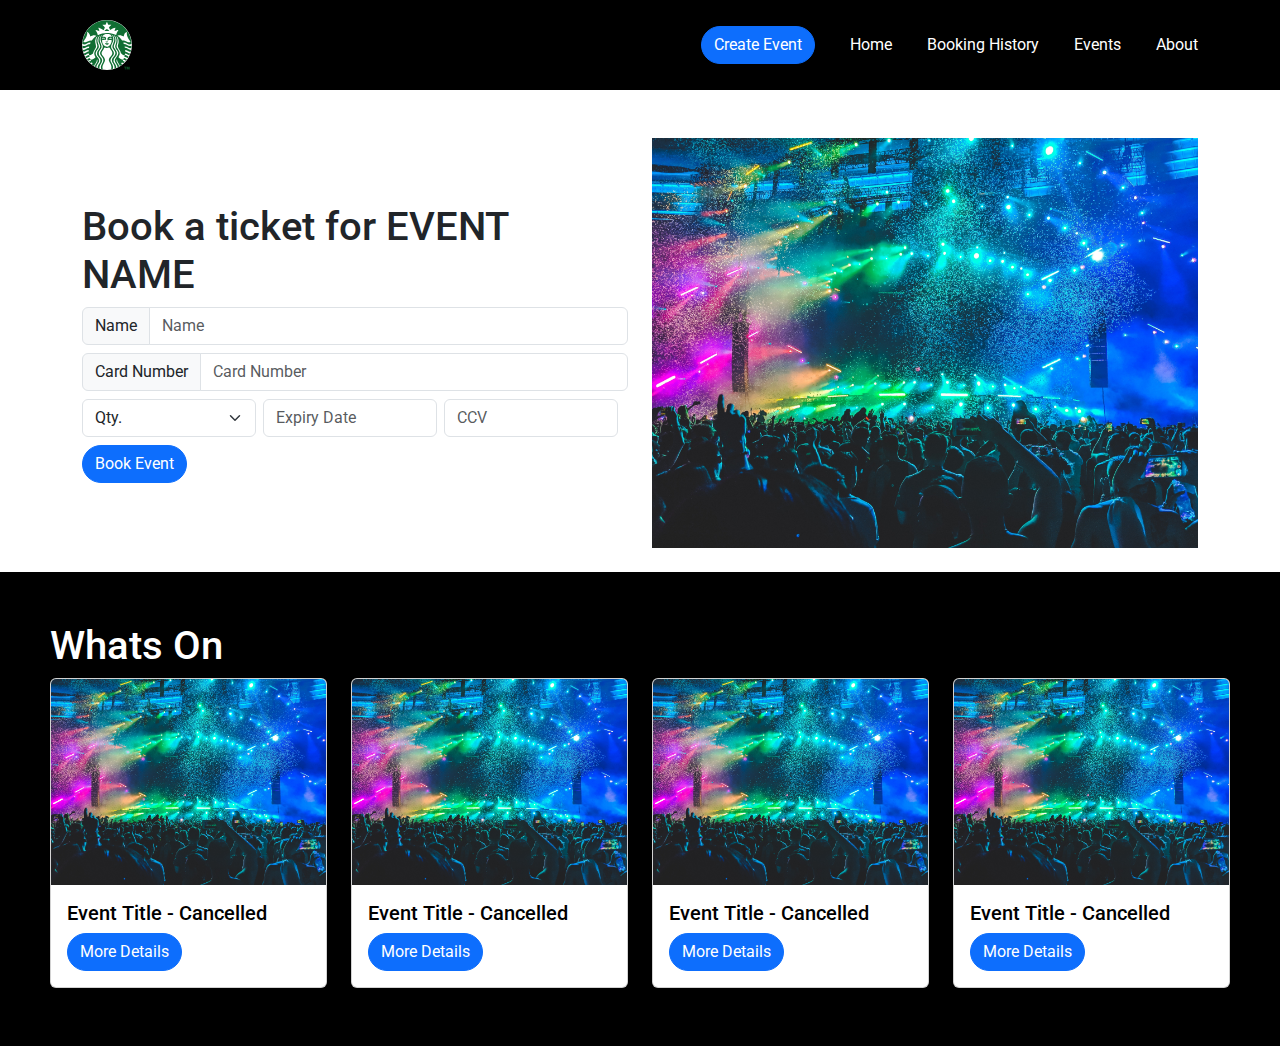
<file: eventBooking.html>
<!DOCTYPE html>
<html lang="en">
<head>
    <meta charset="UTF-8">
    <meta http-equiv="X-UA-Compatible" content="IE=edge">
    <meta name="viewport" content="width=device-width, initial-scale=1.0">
    <title>Event Booking</title>
    <link href="https://cdn.jsdelivr.net/npm/bootstrap@5.2.0/dist/css/bootstrap.min.css" rel="stylesheet">
    <link href="styles/style.css" rel="stylesheet">
</head>
<body>
    <header class="container-fluid">
        <div class="navbar-container container">
            <div class="header-logo">
                <svg class="header-logo" xmlns="http://www.w3.org/2000/svg" width="2487" height="2500" viewBox="275.991 555.002 297.474 299"><title>Starbucks Corporation Logo</title><path d="M573.465 704.502c0 82.566-66.592 149.5-148.736 149.5-82.146 0-148.737-66.934-148.737-149.5s66.592-149.5 148.737-149.5c82.144 0 148.736 66.934 148.736 149.5z" fill="#fff"/><path d="M423.486 608.151c5.236 3.018 10.791 6.902 15.018 11.019l-1.66 1.668c-8.344-.887-17.131.221-25.041.343-.881-.89-2.658-2.228-1.004-3.346l12.687-9.684zm147.522 103.638c.111 3.765.465 6.999-1.004 10.854-15.242 4.336-25.254-11.802-40.043-9.369l1.672 8.365c13.682.45 22.229 13.571 36.363 13.007-2.008 4.01.896 14.578-8 10.354-9.236-2.22-15.914-10.354-26.033-10.354-1.221 2.241-.447 5.345-.662 7.998 10.676 1.674 18.355 10.698 29.027 12.364-1.004 3.668-1.998 7.775-5.006 10.011-8.682-2.113-15.465-9.911-24.709-9.688l-1.645 7.681c8.783.226 14.461 7.998 22.355 10.332.217 3.239-2.678 6.135-4.348 9.026-7.008-2.104-12.352-8.126-20.361-7.681-.111-3.018 1.68-6.443 1.004-9.67-8.994 2.676-15.025-5.681-21.691-10.695-.191-16.404-17.461-27.167-18.373-42.534-.176-3.065.291-6.335 1.688-9.851 5.676-13.123 3.893-30.162-2.33-42.398-1.893-3.221-5.242-5.762-8.365-7.656 4.568 9.684 10.137 21.125 7.357 33.027-.322 9.19-5.746 18.018-5.807 26.878-.021 3.159.654 6.318 2.471 9.508 7.234 13.031 20.252 25.368 15.357 41.712-1.346 5.02-5.352 8.901-6.354 14.01 8.465 7.011 16.469 14.912 27.701 15.356 4.002-2.556 1.779-13.891 10.012-8.662l12.021 6.013c-.875 3.217-3.57 6.101-6.01 8.317-4.561-2.219-9.01-4.881-14.697-4.664-1.676 1.78-3.119 3.777-2.992 6.33 4.002.659 7.674 2.347 11.016 4.688-1.553 3.343-4.578 5.437-7.359 7.998l-9.324-3.334c-1.557 2.228-4.791 4.568-3.656 7.014 2.105.9 4.438 2.118 5.986 3.679-4.115 4.449-9.332 7.312-14.352 10.331-4.324-14.133-18.572-24.041-17.348-40.385l-.662-.662c-3.348 3.766-2.23 9.786-2.014 14.673 4.008 10.236 13.568 18.143 15.018 29.369-1.674 2.89-5.447 3.466-8.344 4.688.338-20.239-30.365-35.59-10.676-56.063 6.566-10.025 17.568-19.592 13.67-33.394-4.002-13.327-18.158-21.584-18.033-36.522l.023-1.166c3.223-15.578 13.018-32.155 5.006-48.728-2.234-6.666-7.223-14.241-14.008-17.027 10.117 11.579 14.127 30.473 8.34 46.055-2.918 6.199-6.934 13.582-7.336 20.868h-.025c-.215 3.805.561 7.59 3.018 11.177 7.68 12.465 21.023 26.155 13.348 42.398-8.676 13.01-23.805 26.244-15.355 43.381 6.117 10.233 15.582 20.445 13.027 33.026l-10.01 3.335c6.674-23.466-26.037-37.254-12.342-60.729 8.453-12.569 23.574-24.364 15.014-41.047-5.117-10.337-15.689-16.455-15.357-29.372l.365-2.17c3.445-18.32 17.373-35.663 7.633-55.24-2.559-5.782-7.672-11.675-13.348-15.015l-.342.342c11.352 11.013 14.805 29.134 8.684 43.7-2.855 8.546-9.123 17.059-10.396 26.216-.607 4.319-.096 8.794 2.398 13.508 7.23 11.449 19.91 23.594 11.998 38.396-8.332 12.225-22.242 24.122-16.686 40.021 6.121 13.91 18.898 27.162 12 44.409l-10.332 2.333c8.229-16.808-4.109-33.488-11.338-48.065-8.793-20.916 18.891-30.931 19.336-50.052-.105-12.343-13.227-19.351-15.998-30.696-5.68-4.792-11.566 1.904-18.355.661-5.011 1.007-12.709-6.899-15.701 1.672-3.562 12.564-19.795 21.8-12.662 36.703 6.789 13.243 23.125 22.926 17.668 40.065-4.886 16.007-21.027 31.249-11.016 49.712-4.113-1.332-11.791 1.219-11.68-5.351-6.338-22.358 20.69-35.385 12.342-57.732-3.885-13.688-21.586-21.249-17.689-37.713 2.881-13.552 18.088-23.026 15.955-37.871a21.988 21.988 0 0 0-.916-3.84c-5.676-16.019-17.256-32.043-10.354-50.739 1.895-5.339 5.68-9.899 9.006-14.672-11.014 5.893-16.57 18.356-16.342 31.035-.48 13.788 9.705 25.599 11.154 38.216.57 5.092-.264 10.307-3.818 15.838-7.225 9.803-16.674 20.14-12.342 33.049 4.119 13.021 20.359 20.91 19.359 36.044-.111 17.904-20.914 29.05-15.018 49.073l-10.354-3.359c-4.111-17.793 14.797-26.895 15.014-43.358 2.676-18.93-21.469-25.954-20.02-44.409-.104-14.021 12.238-22.901 17.689-34.695.934-2.87 1.246-5.581 1.121-8.182-.668-13.04-12.418-23.234-10.468-37.896.656-10.79 4.327-20.249 11.338-28.363-9.673 3.885-13.669 15.02-16.341 24.366-4.637 14.987 6.432 28.467 7.541 41.893.492 5.93-.956 11.825-6.535 17.852-8.014 9.443-16.141 21.36-10.355 34.053 6.127 14.005 25.376 24.906 17.027 42.373-4.555 11.016-15.462 19.353-15.014 32.365-2.89-1.224-5.888-2.444-8.344-4.664 0-16.571 23.574-26.922 12.342-44.387-.995 3.445-1.209 8.129-1.988 12.022-3.898 10.128-12.238 18.234-15.359 28.705-5.219-2.014-10.676-6.246-15.017-10.696l6.013-3.679c-.668-2.23-2.445-4.119-4-6.01-3.904-.548-6.468 2.014-9.688 3.018-2.781-2.453-5.465-4.678-7.682-7.682 1.996-5.684 17.592-.984 9.691-10.331-5.334-3.334-10.688 1.43-15.359 3.654l-6.332-7.998c5.451-3.334 10.888-8.018 17.668-6.674 1.671 3.009 1.787 7.433 5.006 9.004 11.46-.222 19.58-8.891 28.365-15.679-6.123-9.11-11.107-21.688-5.668-32.707 4.357-11.04 15.713-20.34 16.227-32.546.117-2.777-.316-5.7-1.531-8.846-6.004-15.465-8.123-36.367 3.337-50.055-6.231 1.674-9.905 9.441-12.022 15.337-6.889 15.101 1.824 29.092 2.125 43.563.041 2.604-.17 5.212-.801 7.84-5.898 11.902-15.454 22.345-17.006 36.041-6.788 4.33-12.361 11.902-22.033 9.347-.34 2.556.439 6.452 1.326 9.348-7.67-.323-12.9 5.331-19.357 8-3.441-1.104-4.336-5.551-5.668-8.662 7.559-2.553 13.012-10.131 21.691-10.012 1.006-2.795-.564-5.356-1.007-8.023-10.796-4.791-27.909 23.688-29.348-1.004 10.788-.667 17.681-10.682 28.366-11.68l.319-7.998c-12.125-1.224-19.925 11.24-32.045 10.012l-2.673-10.674c14.02.876 22.373-11.688 35.725-12.364 1.774-2.333 1.988-5.781 2.33-9.004-14.574-1.9-24.574 14.252-40.043 9.347 0 0-.533-6.722-.822-10.513h.021a108.072 108.072 0 0 0-.205-2.514c13.793 5.351 25.912-4.556 37.712-9.669 3.001-.898 7.681.659 9.026-2.676-.115-2.559 4.551-5.551.666-7.336-17.251-2.342-28.711 18.466-46.4 9.005l-1.327-2.676c3.677-50.277 32.031-98.883 79.083-122.802 19.055-10.89 42.729-16.44 66.604-16.638 28.812-.24 57.928 7.319 79.586 22.65 21.031 12.9 41.148 34.161 52.066 55.744 10.443 18.911 15.248 40.13 16.684 62.719-18.248 13.788-30.49-12.989-49.072-6.996 1 2.897 1.555 5.896 3.68 8.343 16.469-.117 27.809 17.128 45.049 10.331l.018 2.516zM361.396 649.87c-11.572-7.566-26.242-.441-37.026 3.68-1.001-10.128-5.114-19.355-13.69-26.029-.832-.415-1.982-1.285-3.018-1.35-.62-.039-1.21.212-1.668 1.004 3.887 23.914-11.658 40.6-22.674 58.74 3.668 2.997 9.561 2.55 14.01 1.668 11.678-4.669 22.802-12.798 36.707-10.012 4.113-7.008 11.021-13.796 16.686-19.357 3.462-2.996 8.216-4.897 10.673-8.344zm35.381 15.018c-.223 1.44.111 4.008 2.331 3.015 3.454-4.783 9.569-.998 13.349-.662v-1.346c-2.074-3.257-6.34-4.892-10.674-4.73-1 .036-2.016.181-2.994.409-1.449.322-2.459 1.648-2.012 3.314zm54.397-14.33c-3.107-6.899-10.227-9.691-16.686-11.36-3.168-.39-6.455-.653-9.715-.685-.611-.006-1.221-.014-1.83 0-9.118.184-17.831 2.525-23.154 10.031-.764 2.119-4.123 5.095-1.004 6.994 7.009-.447 15.007-1.326 19.679 4.688 0 5.346 3.452 12.456-2.331 15.015-4.791-4.436-10.465 1.889-15.678-1.671-2.451-1.449-4.002.241-5.006 2.355-1.449 13.79 5.773 29.011 18.674 36.684 5.229 1.886 12.258 3.679 17.715 1.004 13.125-6.112 18.562-20.12 21.008-33.026-.328-2.456-.213-7.242-3.658-7.359-3.891 2.462-9.566 1.007-13.689 0-2.439.787-2.551 4.355-5.326 5.031l-1.691-1.349c-1.449-6.11-2.342-14.789 3.338-19.017 6.346-2.559 13.799-3.676 20.361-1.668 1.225-2.114-.665-3.777-1.007-5.667zm-6.697 10.968c-.441.012-.869.034-1.305.048-2.33 1.555-9.123.437-6.67 5.667 4.229-3.345 10.125-1.001 14.352.662 1.562-.775 1.225-2.333 1.326-3.677-1.358-2.525-4.6-2.761-7.703-2.7zm48.433-47.035c-8.234-.437-15.129 4.238-22.695 6.352-.658-6.438 4.232-13.237 5.348-19.7-12.232.787-21.922 8.151-32.043 14.033a5081.318 5081.318 0 0 1-7.016-17.028l13.35-12.684.342-1.672-18.033-1.004c-3.105-5.442-4.33-11.997-8-17.003-3.004 5.674-5.022 11.678-8.023 17.345l-18.01 1.007v1.327l13.669 12.342c-1.671 6.344-3.224 13.237-7.337 18.031-8.008-4.797-15.904-10.017-24.684-13.349-2.113-.681-5.125-1.79-7.016-.342 2.777 6.121 6.666 12.704 6.012 19.384-3.674-.676-6.561-3.031-10.012-4.021-4.127-1.127-9.023-3.326-13.027-1.988 6.676 9.338 12.125 19.113 14.01 30.352 22.147-10.69 47.975-16.569 74.785-12 12.568 1.999 24.123 7.119 35.361 11.335.439-11.784 7.89-21.253 13.019-30.717zm38.033 64.085c11.338 3 22.711 15.354 34.717 7.339-10.457-17.351-26.02-33.375-21.691-56.064.453-1.549-.549-3.117-1.988-3.337-6.783 2.772-12.037 9.455-14.721 16.023-1.104 3.886-1.756 8.015-3.311 11.678-8.127-4.23-16.797-8.326-26.697-7.337-3.572.445-8.688.679-9.348 4.345 11.234 6.004 20.473 16.023 27.359 26.694 4.796-.781 10.675-.114 15.68.659zm-118.806 15.682l.32 2.011c4.347 2.895 5.684 7.803 11.703 7.358 5.336.316 9.34-4.684 11.998-8.686-7.22-.998-16.01.545-24.021-.683zm6.009-9.005c.217.89-.551 2.225.662 2.676 3.561-.773 10.01 1.894 11.998-2.334-1.389-1.555-3.654-2.261-6.033-2.261-2.377 0-4.843.692-6.627 1.919z" fill="#106e33"/><path d="M412.145 681.392h24.393v10.021h-24.393v-10.021z" opacity=".99" fill="#fff"/><path d="M416.65 686.751c3.152.746 3.932 1.863 6.422 2.176 2.65-.047 2.268-.585 6.885-2.179.305-.107.721-.777.205-1.29-2.869-2.846-4.852-.812-6.648-.758-2.387.025-4.623-2.042-6.953.646-.397.545-.604 1.082.089 1.405z" fill="#106e33"/><g fill="#106e33"><path d="M531.887 851.174v-14.273h-5.098v-2.906h13.652v2.906h-5.086v14.273h-3.468zM542.645 851.174v-17.18h5.191l3.117 11.719 3.082-11.719h5.203v17.18h-3.223v-13.523l-3.41 13.523h-3.34l-3.398-13.523v13.523h-3.222z"/></g></svg>
            </div>
            <div class="hamburger">
                <div class="lines"></div>
                <div class="lines"></div>
                <div class="lines"></div>
            </div>
            <nav class="nav-bar-right d-flex">
                <ul class="nav-items">
                    <li><a href="/createEvent.html" class="btn btn-primary">Create Event</a></li>
                    <li><a href="/index.html">Home</a></li>
                    <li><a href="/bookingHistory.html">Booking History</a></li>
                    <li><a href="/singleEventDetails.html">Events</a></li>
                    <li><a href="#">About</a></li>
                </ul>
            </nav>
        </div>
    </header>
    <section class="container hero-container mt-5">
        <div class="create-event-container">
            <div class="row event-booking-container align-items-center">
                <div class="col-lg-6 event-booking-left">
                    <h1>Book a ticket for EVENT NAME</h1>
                    <form>
                        <div class="input-group mb-2">
                            <span class="input-group-text">Name</span>
                            <input type="text" class="form-control" placeholder="Name">
                        </div>
                        <div class="input-group mb-2">
                            <span class="input-group-text">Card Number</span>
                            <input type="text" class="form-control" placeholder="Card Number">
                        </div>
                        <div class="input-group mb-2 row g-2">
                            <div class="col-lg-4 col-sm-12">
                                <select class="form-select">
                                    <option selected>Qty.</option>
                                    <option value="1">1</option>
                                    <option value="2">2</option>
                                    <option value="3">3</option>
                                  </select>
                            </div>
                            <div class="col-lg-4 col-sm-12">
                                <input type="text" class="form-control" placeholder="Expiry Date">
                            </div>
                            <div class="col-lg-4 col-sm-12">
                                <input type="text" class="form-control" placeholder="CCV">
                            </div>
                        </div>
                    </form>
                    <button class="btn btn-primary event-booking-btn">Book Event</button>
                </div>
                <div class="col-lg-6">
                    <div class="event-booking-image">
                        <img src="image/aditya-chinchure-ZhQCZjr9fHo-unsplash.jpg">
                    </div>
                </div>
            </div>
        </div>
    </section>
    <section class="whats-on-section container-fluid mt-4">
        <h1>Whats On</h1>
        <div class="row">
            <div class="mb-2 col-lg-3 col-md-6 d-flex justify-content-center">
                <div class="card" style="width: 18rem;">
                    <img src="image/aditya-chinchure-ZhQCZjr9fHo-unsplash.jpg" class="card-img-top" alt="...">
                    <div class="card-body">
                      <h5 class="card-title">Event Title - Cancelled</h5>
                      <a href="/singleEventDetails.html" class="btn btn-primary">More Details</a>
                    </div>
                </div>
            </div>
            <div class="mb-2 col-lg-3 col-md-6 d-flex justify-content-center">
                <div class="card" style="width: 18rem;">
                    <img src="image/aditya-chinchure-ZhQCZjr9fHo-unsplash.jpg" class="card-img-top" alt="...">
                    <div class="card-body">
                      <h5 class="card-title">Event Title - Cancelled</h5>
                      <a href="/singleEventDetails.html" class="btn btn-primary">More Details</a>
                    </div>
                </div>
            </div>
            <div class="mb-2 col-lg-3 col-md-6 d-flex justify-content-center">
                <div class="card" style="width: 18rem;">
                    <img src="image/aditya-chinchure-ZhQCZjr9fHo-unsplash.jpg" class="card-img-top" alt="...">
                    <div class="card-body">
                      <h5 class="card-title">Event Title - Cancelled</h5>
                      <a href="/singleEventDetails.html" class="btn btn-primary">More Details</a>
                    </div>
                </div>
            </div>
            <div class="mb-2 col-lg-3 col-md-6 d-flex justify-content-center">
                <div class="card" style="width: 18rem;">
                    <img src="image/aditya-chinchure-ZhQCZjr9fHo-unsplash.jpg" class="card-img-top" alt="...">
                    <div class="card-body">
                      <h5 class="card-title">Event Title - Cancelled</h5>
                      <a href="/singleEventDetails.html" class="btn btn-primary">More Details</a>
                    </div>
                </div>
            </div>
        </div>
    </section>
</body>
</html>
</file>
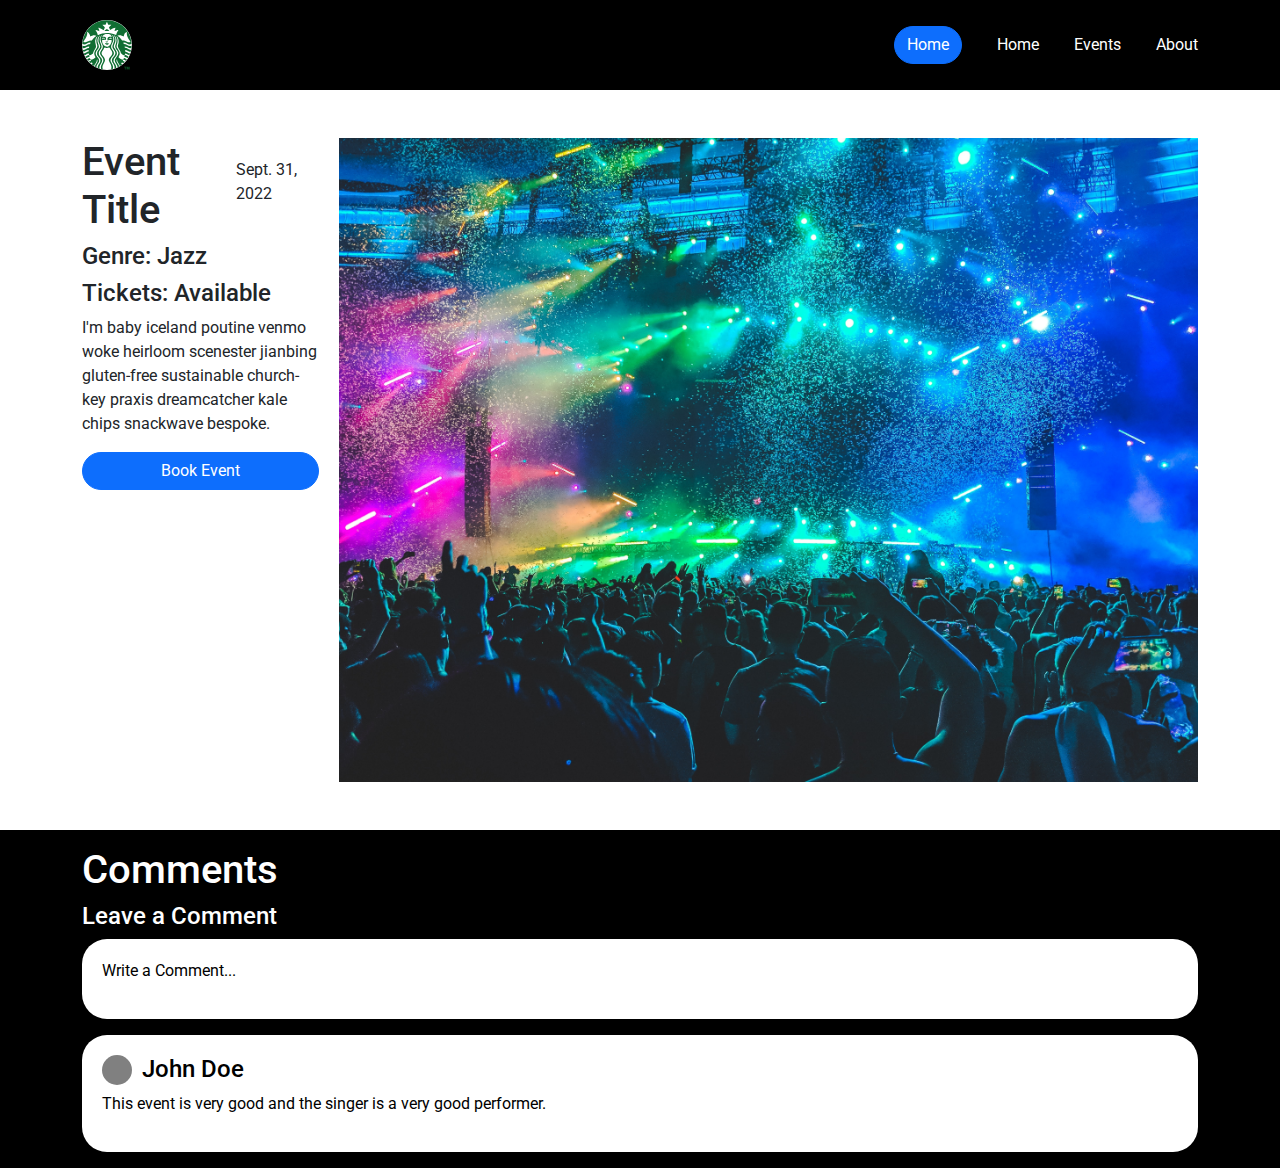
<file: eventDetails.html>
<!DOCTYPE html>
<html lang="en">
<head>
    <meta charset="UTF-8">
    <meta http-equiv="X-UA-Compatible" content="IE=edge">
    <meta name="viewport" content="width=device-width, initial-scale=1.0">
    <title>Assessment 2</title>
    <link href="https://cdn.jsdelivr.net/npm/bootstrap@5.2.0/dist/css/bootstrap.min.css" rel="stylesheet">
    <link href="style.css" rel="stylesheet">
</head>
<body>
    <header class="container-fluid">
        <div class="navbar-container container">
            <div class="header-logo">
                <svg class="header-logo" xmlns="http://www.w3.org/2000/svg" width="2487" height="2500" viewBox="275.991 555.002 297.474 299"><title>Starbucks Corporation Logo</title><path d="M573.465 704.502c0 82.566-66.592 149.5-148.736 149.5-82.146 0-148.737-66.934-148.737-149.5s66.592-149.5 148.737-149.5c82.144 0 148.736 66.934 148.736 149.5z" fill="#fff"/><path d="M423.486 608.151c5.236 3.018 10.791 6.902 15.018 11.019l-1.66 1.668c-8.344-.887-17.131.221-25.041.343-.881-.89-2.658-2.228-1.004-3.346l12.687-9.684zm147.522 103.638c.111 3.765.465 6.999-1.004 10.854-15.242 4.336-25.254-11.802-40.043-9.369l1.672 8.365c13.682.45 22.229 13.571 36.363 13.007-2.008 4.01.896 14.578-8 10.354-9.236-2.22-15.914-10.354-26.033-10.354-1.221 2.241-.447 5.345-.662 7.998 10.676 1.674 18.355 10.698 29.027 12.364-1.004 3.668-1.998 7.775-5.006 10.011-8.682-2.113-15.465-9.911-24.709-9.688l-1.645 7.681c8.783.226 14.461 7.998 22.355 10.332.217 3.239-2.678 6.135-4.348 9.026-7.008-2.104-12.352-8.126-20.361-7.681-.111-3.018 1.68-6.443 1.004-9.67-8.994 2.676-15.025-5.681-21.691-10.695-.191-16.404-17.461-27.167-18.373-42.534-.176-3.065.291-6.335 1.688-9.851 5.676-13.123 3.893-30.162-2.33-42.398-1.893-3.221-5.242-5.762-8.365-7.656 4.568 9.684 10.137 21.125 7.357 33.027-.322 9.19-5.746 18.018-5.807 26.878-.021 3.159.654 6.318 2.471 9.508 7.234 13.031 20.252 25.368 15.357 41.712-1.346 5.02-5.352 8.901-6.354 14.01 8.465 7.011 16.469 14.912 27.701 15.356 4.002-2.556 1.779-13.891 10.012-8.662l12.021 6.013c-.875 3.217-3.57 6.101-6.01 8.317-4.561-2.219-9.01-4.881-14.697-4.664-1.676 1.78-3.119 3.777-2.992 6.33 4.002.659 7.674 2.347 11.016 4.688-1.553 3.343-4.578 5.437-7.359 7.998l-9.324-3.334c-1.557 2.228-4.791 4.568-3.656 7.014 2.105.9 4.438 2.118 5.986 3.679-4.115 4.449-9.332 7.312-14.352 10.331-4.324-14.133-18.572-24.041-17.348-40.385l-.662-.662c-3.348 3.766-2.23 9.786-2.014 14.673 4.008 10.236 13.568 18.143 15.018 29.369-1.674 2.89-5.447 3.466-8.344 4.688.338-20.239-30.365-35.59-10.676-56.063 6.566-10.025 17.568-19.592 13.67-33.394-4.002-13.327-18.158-21.584-18.033-36.522l.023-1.166c3.223-15.578 13.018-32.155 5.006-48.728-2.234-6.666-7.223-14.241-14.008-17.027 10.117 11.579 14.127 30.473 8.34 46.055-2.918 6.199-6.934 13.582-7.336 20.868h-.025c-.215 3.805.561 7.59 3.018 11.177 7.68 12.465 21.023 26.155 13.348 42.398-8.676 13.01-23.805 26.244-15.355 43.381 6.117 10.233 15.582 20.445 13.027 33.026l-10.01 3.335c6.674-23.466-26.037-37.254-12.342-60.729 8.453-12.569 23.574-24.364 15.014-41.047-5.117-10.337-15.689-16.455-15.357-29.372l.365-2.17c3.445-18.32 17.373-35.663 7.633-55.24-2.559-5.782-7.672-11.675-13.348-15.015l-.342.342c11.352 11.013 14.805 29.134 8.684 43.7-2.855 8.546-9.123 17.059-10.396 26.216-.607 4.319-.096 8.794 2.398 13.508 7.23 11.449 19.91 23.594 11.998 38.396-8.332 12.225-22.242 24.122-16.686 40.021 6.121 13.91 18.898 27.162 12 44.409l-10.332 2.333c8.229-16.808-4.109-33.488-11.338-48.065-8.793-20.916 18.891-30.931 19.336-50.052-.105-12.343-13.227-19.351-15.998-30.696-5.68-4.792-11.566 1.904-18.355.661-5.011 1.007-12.709-6.899-15.701 1.672-3.562 12.564-19.795 21.8-12.662 36.703 6.789 13.243 23.125 22.926 17.668 40.065-4.886 16.007-21.027 31.249-11.016 49.712-4.113-1.332-11.791 1.219-11.68-5.351-6.338-22.358 20.69-35.385 12.342-57.732-3.885-13.688-21.586-21.249-17.689-37.713 2.881-13.552 18.088-23.026 15.955-37.871a21.988 21.988 0 0 0-.916-3.84c-5.676-16.019-17.256-32.043-10.354-50.739 1.895-5.339 5.68-9.899 9.006-14.672-11.014 5.893-16.57 18.356-16.342 31.035-.48 13.788 9.705 25.599 11.154 38.216.57 5.092-.264 10.307-3.818 15.838-7.225 9.803-16.674 20.14-12.342 33.049 4.119 13.021 20.359 20.91 19.359 36.044-.111 17.904-20.914 29.05-15.018 49.073l-10.354-3.359c-4.111-17.793 14.797-26.895 15.014-43.358 2.676-18.93-21.469-25.954-20.02-44.409-.104-14.021 12.238-22.901 17.689-34.695.934-2.87 1.246-5.581 1.121-8.182-.668-13.04-12.418-23.234-10.468-37.896.656-10.79 4.327-20.249 11.338-28.363-9.673 3.885-13.669 15.02-16.341 24.366-4.637 14.987 6.432 28.467 7.541 41.893.492 5.93-.956 11.825-6.535 17.852-8.014 9.443-16.141 21.36-10.355 34.053 6.127 14.005 25.376 24.906 17.027 42.373-4.555 11.016-15.462 19.353-15.014 32.365-2.89-1.224-5.888-2.444-8.344-4.664 0-16.571 23.574-26.922 12.342-44.387-.995 3.445-1.209 8.129-1.988 12.022-3.898 10.128-12.238 18.234-15.359 28.705-5.219-2.014-10.676-6.246-15.017-10.696l6.013-3.679c-.668-2.23-2.445-4.119-4-6.01-3.904-.548-6.468 2.014-9.688 3.018-2.781-2.453-5.465-4.678-7.682-7.682 1.996-5.684 17.592-.984 9.691-10.331-5.334-3.334-10.688 1.43-15.359 3.654l-6.332-7.998c5.451-3.334 10.888-8.018 17.668-6.674 1.671 3.009 1.787 7.433 5.006 9.004 11.46-.222 19.58-8.891 28.365-15.679-6.123-9.11-11.107-21.688-5.668-32.707 4.357-11.04 15.713-20.34 16.227-32.546.117-2.777-.316-5.7-1.531-8.846-6.004-15.465-8.123-36.367 3.337-50.055-6.231 1.674-9.905 9.441-12.022 15.337-6.889 15.101 1.824 29.092 2.125 43.563.041 2.604-.17 5.212-.801 7.84-5.898 11.902-15.454 22.345-17.006 36.041-6.788 4.33-12.361 11.902-22.033 9.347-.34 2.556.439 6.452 1.326 9.348-7.67-.323-12.9 5.331-19.357 8-3.441-1.104-4.336-5.551-5.668-8.662 7.559-2.553 13.012-10.131 21.691-10.012 1.006-2.795-.564-5.356-1.007-8.023-10.796-4.791-27.909 23.688-29.348-1.004 10.788-.667 17.681-10.682 28.366-11.68l.319-7.998c-12.125-1.224-19.925 11.24-32.045 10.012l-2.673-10.674c14.02.876 22.373-11.688 35.725-12.364 1.774-2.333 1.988-5.781 2.33-9.004-14.574-1.9-24.574 14.252-40.043 9.347 0 0-.533-6.722-.822-10.513h.021a108.072 108.072 0 0 0-.205-2.514c13.793 5.351 25.912-4.556 37.712-9.669 3.001-.898 7.681.659 9.026-2.676-.115-2.559 4.551-5.551.666-7.336-17.251-2.342-28.711 18.466-46.4 9.005l-1.327-2.676c3.677-50.277 32.031-98.883 79.083-122.802 19.055-10.89 42.729-16.44 66.604-16.638 28.812-.24 57.928 7.319 79.586 22.65 21.031 12.9 41.148 34.161 52.066 55.744 10.443 18.911 15.248 40.13 16.684 62.719-18.248 13.788-30.49-12.989-49.072-6.996 1 2.897 1.555 5.896 3.68 8.343 16.469-.117 27.809 17.128 45.049 10.331l.018 2.516zM361.396 649.87c-11.572-7.566-26.242-.441-37.026 3.68-1.001-10.128-5.114-19.355-13.69-26.029-.832-.415-1.982-1.285-3.018-1.35-.62-.039-1.21.212-1.668 1.004 3.887 23.914-11.658 40.6-22.674 58.74 3.668 2.997 9.561 2.55 14.01 1.668 11.678-4.669 22.802-12.798 36.707-10.012 4.113-7.008 11.021-13.796 16.686-19.357 3.462-2.996 8.216-4.897 10.673-8.344zm35.381 15.018c-.223 1.44.111 4.008 2.331 3.015 3.454-4.783 9.569-.998 13.349-.662v-1.346c-2.074-3.257-6.34-4.892-10.674-4.73-1 .036-2.016.181-2.994.409-1.449.322-2.459 1.648-2.012 3.314zm54.397-14.33c-3.107-6.899-10.227-9.691-16.686-11.36-3.168-.39-6.455-.653-9.715-.685-.611-.006-1.221-.014-1.83 0-9.118.184-17.831 2.525-23.154 10.031-.764 2.119-4.123 5.095-1.004 6.994 7.009-.447 15.007-1.326 19.679 4.688 0 5.346 3.452 12.456-2.331 15.015-4.791-4.436-10.465 1.889-15.678-1.671-2.451-1.449-4.002.241-5.006 2.355-1.449 13.79 5.773 29.011 18.674 36.684 5.229 1.886 12.258 3.679 17.715 1.004 13.125-6.112 18.562-20.12 21.008-33.026-.328-2.456-.213-7.242-3.658-7.359-3.891 2.462-9.566 1.007-13.689 0-2.439.787-2.551 4.355-5.326 5.031l-1.691-1.349c-1.449-6.11-2.342-14.789 3.338-19.017 6.346-2.559 13.799-3.676 20.361-1.668 1.225-2.114-.665-3.777-1.007-5.667zm-6.697 10.968c-.441.012-.869.034-1.305.048-2.33 1.555-9.123.437-6.67 5.667 4.229-3.345 10.125-1.001 14.352.662 1.562-.775 1.225-2.333 1.326-3.677-1.358-2.525-4.6-2.761-7.703-2.7zm48.433-47.035c-8.234-.437-15.129 4.238-22.695 6.352-.658-6.438 4.232-13.237 5.348-19.7-12.232.787-21.922 8.151-32.043 14.033a5081.318 5081.318 0 0 1-7.016-17.028l13.35-12.684.342-1.672-18.033-1.004c-3.105-5.442-4.33-11.997-8-17.003-3.004 5.674-5.022 11.678-8.023 17.345l-18.01 1.007v1.327l13.669 12.342c-1.671 6.344-3.224 13.237-7.337 18.031-8.008-4.797-15.904-10.017-24.684-13.349-2.113-.681-5.125-1.79-7.016-.342 2.777 6.121 6.666 12.704 6.012 19.384-3.674-.676-6.561-3.031-10.012-4.021-4.127-1.127-9.023-3.326-13.027-1.988 6.676 9.338 12.125 19.113 14.01 30.352 22.147-10.69 47.975-16.569 74.785-12 12.568 1.999 24.123 7.119 35.361 11.335.439-11.784 7.89-21.253 13.019-30.717zm38.033 64.085c11.338 3 22.711 15.354 34.717 7.339-10.457-17.351-26.02-33.375-21.691-56.064.453-1.549-.549-3.117-1.988-3.337-6.783 2.772-12.037 9.455-14.721 16.023-1.104 3.886-1.756 8.015-3.311 11.678-8.127-4.23-16.797-8.326-26.697-7.337-3.572.445-8.688.679-9.348 4.345 11.234 6.004 20.473 16.023 27.359 26.694 4.796-.781 10.675-.114 15.68.659zm-118.806 15.682l.32 2.011c4.347 2.895 5.684 7.803 11.703 7.358 5.336.316 9.34-4.684 11.998-8.686-7.22-.998-16.01.545-24.021-.683zm6.009-9.005c.217.89-.551 2.225.662 2.676 3.561-.773 10.01 1.894 11.998-2.334-1.389-1.555-3.654-2.261-6.033-2.261-2.377 0-4.843.692-6.627 1.919z" fill="#106e33"/><path d="M412.145 681.392h24.393v10.021h-24.393v-10.021z" opacity=".99" fill="#fff"/><path d="M416.65 686.751c3.152.746 3.932 1.863 6.422 2.176 2.65-.047 2.268-.585 6.885-2.179.305-.107.721-.777.205-1.29-2.869-2.846-4.852-.812-6.648-.758-2.387.025-4.623-2.042-6.953.646-.397.545-.604 1.082.089 1.405z" fill="#106e33"/><g fill="#106e33"><path d="M531.887 851.174v-14.273h-5.098v-2.906h13.652v2.906h-5.086v14.273h-3.468zM542.645 851.174v-17.18h5.191l3.117 11.719 3.082-11.719h5.203v17.18h-3.223v-13.523l-3.41 13.523h-3.34l-3.398-13.523v13.523h-3.222z"/></g></svg>
            </div>
            <nav class="nav-bar-right d-flex">
                <ul class="nav-items">
                    <li><a href="#" class="btn btn-primary">Home</a></li>
                    <li><a href="#">Home</a></li>
                    <li><a href="#">Events</a></li>
                    <li><a href="#">About</a></li>
                </ul>
            </nav>
        </div>
    </header>
    <section class="container hero-container d-flex justify-content-between mt-5">
        <div class="hero-left d-flex">
            <div class="d-flex align-items-center justify-content-between">
                <h1>Event Title</h1>
                <p>Sept. 31, 2022</p>
            </div>
            <h4>Genre: Jazz</h4>
            <h4>Tickets: Available</h4>
            <p>I'm baby iceland poutine venmo woke heirloom scenester jianbing gluten-free sustainable church-key praxis dreamcatcher kale chips snackwave bespoke.</p>
            <button class="btn btn-primary eventDetails-btn">Book Event</button>
        </div>
        <div class="hero-image">
            <img src="image/aditya-chinchure-ZhQCZjr9fHo-unsplash.jpg">
        </div>
    </section>
    <section class="whats-on-section container-fluid p-3 mt-5">
        <div class="container">
            <h1>Comments</h1>
            <h4>Leave a Comment</h4>
            <div class="comment-box">
                <p>Write a Comment...</p>
            </div>
            <div class="comment-box mt-3">
                <div class="d-flex ">
                    <div class="avatar">
                    </div>
                    <h4>John Doe</h4>
                </div>
                <p>This event is very good and the singer is a very good performer.</p>
            </div>
        </div>

    </section>
</body>
</html>
</file>
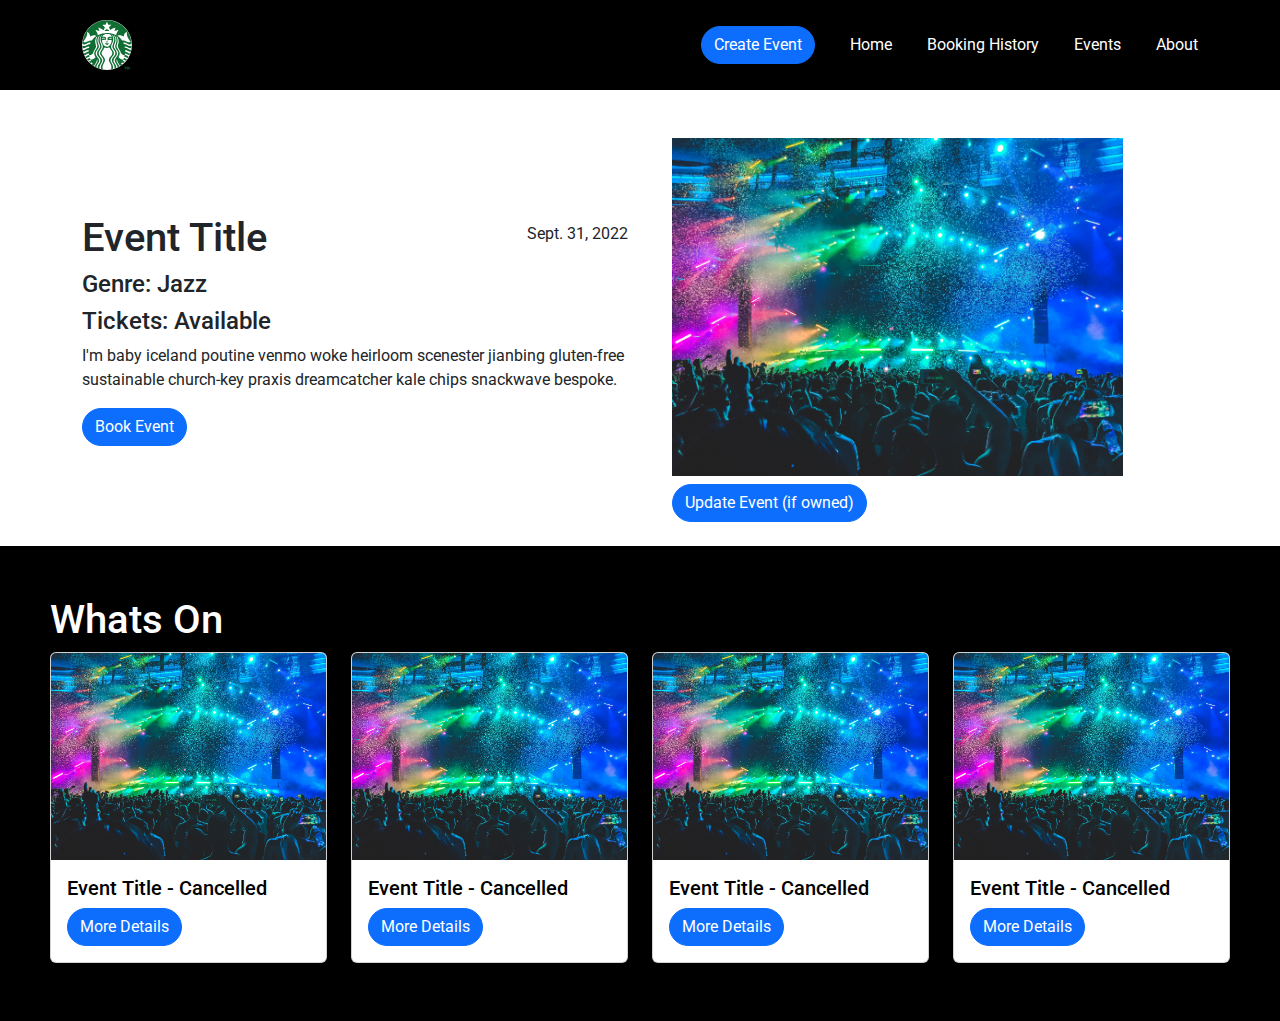
<file: singleEventDetails.html>
<!DOCTYPE html>
<html lang="en">
<head>
    <meta charset="UTF-8">
    <meta http-equiv="X-UA-Compatible" content="IE=edge">
    <meta name="viewport" content="width=device-width, initial-scale=1.0">
    <title>Single Event Page</title>
    <link href="https://cdn.jsdelivr.net/npm/bootstrap@5.2.0/dist/css/bootstrap.min.css" rel="stylesheet">
    <link href="styles/style.css" rel="stylesheet">
</head>
<body>
    <header class="container-fluid">
        <div class="navbar-container container">
            <div class="header-logo">
                <svg class="header-logo" xmlns="http://www.w3.org/2000/svg" width="2487" height="2500" viewBox="275.991 555.002 297.474 299"><title>Starbucks Corporation Logo</title><path d="M573.465 704.502c0 82.566-66.592 149.5-148.736 149.5-82.146 0-148.737-66.934-148.737-149.5s66.592-149.5 148.737-149.5c82.144 0 148.736 66.934 148.736 149.5z" fill="#fff"/><path d="M423.486 608.151c5.236 3.018 10.791 6.902 15.018 11.019l-1.66 1.668c-8.344-.887-17.131.221-25.041.343-.881-.89-2.658-2.228-1.004-3.346l12.687-9.684zm147.522 103.638c.111 3.765.465 6.999-1.004 10.854-15.242 4.336-25.254-11.802-40.043-9.369l1.672 8.365c13.682.45 22.229 13.571 36.363 13.007-2.008 4.01.896 14.578-8 10.354-9.236-2.22-15.914-10.354-26.033-10.354-1.221 2.241-.447 5.345-.662 7.998 10.676 1.674 18.355 10.698 29.027 12.364-1.004 3.668-1.998 7.775-5.006 10.011-8.682-2.113-15.465-9.911-24.709-9.688l-1.645 7.681c8.783.226 14.461 7.998 22.355 10.332.217 3.239-2.678 6.135-4.348 9.026-7.008-2.104-12.352-8.126-20.361-7.681-.111-3.018 1.68-6.443 1.004-9.67-8.994 2.676-15.025-5.681-21.691-10.695-.191-16.404-17.461-27.167-18.373-42.534-.176-3.065.291-6.335 1.688-9.851 5.676-13.123 3.893-30.162-2.33-42.398-1.893-3.221-5.242-5.762-8.365-7.656 4.568 9.684 10.137 21.125 7.357 33.027-.322 9.19-5.746 18.018-5.807 26.878-.021 3.159.654 6.318 2.471 9.508 7.234 13.031 20.252 25.368 15.357 41.712-1.346 5.02-5.352 8.901-6.354 14.01 8.465 7.011 16.469 14.912 27.701 15.356 4.002-2.556 1.779-13.891 10.012-8.662l12.021 6.013c-.875 3.217-3.57 6.101-6.01 8.317-4.561-2.219-9.01-4.881-14.697-4.664-1.676 1.78-3.119 3.777-2.992 6.33 4.002.659 7.674 2.347 11.016 4.688-1.553 3.343-4.578 5.437-7.359 7.998l-9.324-3.334c-1.557 2.228-4.791 4.568-3.656 7.014 2.105.9 4.438 2.118 5.986 3.679-4.115 4.449-9.332 7.312-14.352 10.331-4.324-14.133-18.572-24.041-17.348-40.385l-.662-.662c-3.348 3.766-2.23 9.786-2.014 14.673 4.008 10.236 13.568 18.143 15.018 29.369-1.674 2.89-5.447 3.466-8.344 4.688.338-20.239-30.365-35.59-10.676-56.063 6.566-10.025 17.568-19.592 13.67-33.394-4.002-13.327-18.158-21.584-18.033-36.522l.023-1.166c3.223-15.578 13.018-32.155 5.006-48.728-2.234-6.666-7.223-14.241-14.008-17.027 10.117 11.579 14.127 30.473 8.34 46.055-2.918 6.199-6.934 13.582-7.336 20.868h-.025c-.215 3.805.561 7.59 3.018 11.177 7.68 12.465 21.023 26.155 13.348 42.398-8.676 13.01-23.805 26.244-15.355 43.381 6.117 10.233 15.582 20.445 13.027 33.026l-10.01 3.335c6.674-23.466-26.037-37.254-12.342-60.729 8.453-12.569 23.574-24.364 15.014-41.047-5.117-10.337-15.689-16.455-15.357-29.372l.365-2.17c3.445-18.32 17.373-35.663 7.633-55.24-2.559-5.782-7.672-11.675-13.348-15.015l-.342.342c11.352 11.013 14.805 29.134 8.684 43.7-2.855 8.546-9.123 17.059-10.396 26.216-.607 4.319-.096 8.794 2.398 13.508 7.23 11.449 19.91 23.594 11.998 38.396-8.332 12.225-22.242 24.122-16.686 40.021 6.121 13.91 18.898 27.162 12 44.409l-10.332 2.333c8.229-16.808-4.109-33.488-11.338-48.065-8.793-20.916 18.891-30.931 19.336-50.052-.105-12.343-13.227-19.351-15.998-30.696-5.68-4.792-11.566 1.904-18.355.661-5.011 1.007-12.709-6.899-15.701 1.672-3.562 12.564-19.795 21.8-12.662 36.703 6.789 13.243 23.125 22.926 17.668 40.065-4.886 16.007-21.027 31.249-11.016 49.712-4.113-1.332-11.791 1.219-11.68-5.351-6.338-22.358 20.69-35.385 12.342-57.732-3.885-13.688-21.586-21.249-17.689-37.713 2.881-13.552 18.088-23.026 15.955-37.871a21.988 21.988 0 0 0-.916-3.84c-5.676-16.019-17.256-32.043-10.354-50.739 1.895-5.339 5.68-9.899 9.006-14.672-11.014 5.893-16.57 18.356-16.342 31.035-.48 13.788 9.705 25.599 11.154 38.216.57 5.092-.264 10.307-3.818 15.838-7.225 9.803-16.674 20.14-12.342 33.049 4.119 13.021 20.359 20.91 19.359 36.044-.111 17.904-20.914 29.05-15.018 49.073l-10.354-3.359c-4.111-17.793 14.797-26.895 15.014-43.358 2.676-18.93-21.469-25.954-20.02-44.409-.104-14.021 12.238-22.901 17.689-34.695.934-2.87 1.246-5.581 1.121-8.182-.668-13.04-12.418-23.234-10.468-37.896.656-10.79 4.327-20.249 11.338-28.363-9.673 3.885-13.669 15.02-16.341 24.366-4.637 14.987 6.432 28.467 7.541 41.893.492 5.93-.956 11.825-6.535 17.852-8.014 9.443-16.141 21.36-10.355 34.053 6.127 14.005 25.376 24.906 17.027 42.373-4.555 11.016-15.462 19.353-15.014 32.365-2.89-1.224-5.888-2.444-8.344-4.664 0-16.571 23.574-26.922 12.342-44.387-.995 3.445-1.209 8.129-1.988 12.022-3.898 10.128-12.238 18.234-15.359 28.705-5.219-2.014-10.676-6.246-15.017-10.696l6.013-3.679c-.668-2.23-2.445-4.119-4-6.01-3.904-.548-6.468 2.014-9.688 3.018-2.781-2.453-5.465-4.678-7.682-7.682 1.996-5.684 17.592-.984 9.691-10.331-5.334-3.334-10.688 1.43-15.359 3.654l-6.332-7.998c5.451-3.334 10.888-8.018 17.668-6.674 1.671 3.009 1.787 7.433 5.006 9.004 11.46-.222 19.58-8.891 28.365-15.679-6.123-9.11-11.107-21.688-5.668-32.707 4.357-11.04 15.713-20.34 16.227-32.546.117-2.777-.316-5.7-1.531-8.846-6.004-15.465-8.123-36.367 3.337-50.055-6.231 1.674-9.905 9.441-12.022 15.337-6.889 15.101 1.824 29.092 2.125 43.563.041 2.604-.17 5.212-.801 7.84-5.898 11.902-15.454 22.345-17.006 36.041-6.788 4.33-12.361 11.902-22.033 9.347-.34 2.556.439 6.452 1.326 9.348-7.67-.323-12.9 5.331-19.357 8-3.441-1.104-4.336-5.551-5.668-8.662 7.559-2.553 13.012-10.131 21.691-10.012 1.006-2.795-.564-5.356-1.007-8.023-10.796-4.791-27.909 23.688-29.348-1.004 10.788-.667 17.681-10.682 28.366-11.68l.319-7.998c-12.125-1.224-19.925 11.24-32.045 10.012l-2.673-10.674c14.02.876 22.373-11.688 35.725-12.364 1.774-2.333 1.988-5.781 2.33-9.004-14.574-1.9-24.574 14.252-40.043 9.347 0 0-.533-6.722-.822-10.513h.021a108.072 108.072 0 0 0-.205-2.514c13.793 5.351 25.912-4.556 37.712-9.669 3.001-.898 7.681.659 9.026-2.676-.115-2.559 4.551-5.551.666-7.336-17.251-2.342-28.711 18.466-46.4 9.005l-1.327-2.676c3.677-50.277 32.031-98.883 79.083-122.802 19.055-10.89 42.729-16.44 66.604-16.638 28.812-.24 57.928 7.319 79.586 22.65 21.031 12.9 41.148 34.161 52.066 55.744 10.443 18.911 15.248 40.13 16.684 62.719-18.248 13.788-30.49-12.989-49.072-6.996 1 2.897 1.555 5.896 3.68 8.343 16.469-.117 27.809 17.128 45.049 10.331l.018 2.516zM361.396 649.87c-11.572-7.566-26.242-.441-37.026 3.68-1.001-10.128-5.114-19.355-13.69-26.029-.832-.415-1.982-1.285-3.018-1.35-.62-.039-1.21.212-1.668 1.004 3.887 23.914-11.658 40.6-22.674 58.74 3.668 2.997 9.561 2.55 14.01 1.668 11.678-4.669 22.802-12.798 36.707-10.012 4.113-7.008 11.021-13.796 16.686-19.357 3.462-2.996 8.216-4.897 10.673-8.344zm35.381 15.018c-.223 1.44.111 4.008 2.331 3.015 3.454-4.783 9.569-.998 13.349-.662v-1.346c-2.074-3.257-6.34-4.892-10.674-4.73-1 .036-2.016.181-2.994.409-1.449.322-2.459 1.648-2.012 3.314zm54.397-14.33c-3.107-6.899-10.227-9.691-16.686-11.36-3.168-.39-6.455-.653-9.715-.685-.611-.006-1.221-.014-1.83 0-9.118.184-17.831 2.525-23.154 10.031-.764 2.119-4.123 5.095-1.004 6.994 7.009-.447 15.007-1.326 19.679 4.688 0 5.346 3.452 12.456-2.331 15.015-4.791-4.436-10.465 1.889-15.678-1.671-2.451-1.449-4.002.241-5.006 2.355-1.449 13.79 5.773 29.011 18.674 36.684 5.229 1.886 12.258 3.679 17.715 1.004 13.125-6.112 18.562-20.12 21.008-33.026-.328-2.456-.213-7.242-3.658-7.359-3.891 2.462-9.566 1.007-13.689 0-2.439.787-2.551 4.355-5.326 5.031l-1.691-1.349c-1.449-6.11-2.342-14.789 3.338-19.017 6.346-2.559 13.799-3.676 20.361-1.668 1.225-2.114-.665-3.777-1.007-5.667zm-6.697 10.968c-.441.012-.869.034-1.305.048-2.33 1.555-9.123.437-6.67 5.667 4.229-3.345 10.125-1.001 14.352.662 1.562-.775 1.225-2.333 1.326-3.677-1.358-2.525-4.6-2.761-7.703-2.7zm48.433-47.035c-8.234-.437-15.129 4.238-22.695 6.352-.658-6.438 4.232-13.237 5.348-19.7-12.232.787-21.922 8.151-32.043 14.033a5081.318 5081.318 0 0 1-7.016-17.028l13.35-12.684.342-1.672-18.033-1.004c-3.105-5.442-4.33-11.997-8-17.003-3.004 5.674-5.022 11.678-8.023 17.345l-18.01 1.007v1.327l13.669 12.342c-1.671 6.344-3.224 13.237-7.337 18.031-8.008-4.797-15.904-10.017-24.684-13.349-2.113-.681-5.125-1.79-7.016-.342 2.777 6.121 6.666 12.704 6.012 19.384-3.674-.676-6.561-3.031-10.012-4.021-4.127-1.127-9.023-3.326-13.027-1.988 6.676 9.338 12.125 19.113 14.01 30.352 22.147-10.69 47.975-16.569 74.785-12 12.568 1.999 24.123 7.119 35.361 11.335.439-11.784 7.89-21.253 13.019-30.717zm38.033 64.085c11.338 3 22.711 15.354 34.717 7.339-10.457-17.351-26.02-33.375-21.691-56.064.453-1.549-.549-3.117-1.988-3.337-6.783 2.772-12.037 9.455-14.721 16.023-1.104 3.886-1.756 8.015-3.311 11.678-8.127-4.23-16.797-8.326-26.697-7.337-3.572.445-8.688.679-9.348 4.345 11.234 6.004 20.473 16.023 27.359 26.694 4.796-.781 10.675-.114 15.68.659zm-118.806 15.682l.32 2.011c4.347 2.895 5.684 7.803 11.703 7.358 5.336.316 9.34-4.684 11.998-8.686-7.22-.998-16.01.545-24.021-.683zm6.009-9.005c.217.89-.551 2.225.662 2.676 3.561-.773 10.01 1.894 11.998-2.334-1.389-1.555-3.654-2.261-6.033-2.261-2.377 0-4.843.692-6.627 1.919z" fill="#106e33"/><path d="M412.145 681.392h24.393v10.021h-24.393v-10.021z" opacity=".99" fill="#fff"/><path d="M416.65 686.751c3.152.746 3.932 1.863 6.422 2.176 2.65-.047 2.268-.585 6.885-2.179.305-.107.721-.777.205-1.29-2.869-2.846-4.852-.812-6.648-.758-2.387.025-4.623-2.042-6.953.646-.397.545-.604 1.082.089 1.405z" fill="#106e33"/><g fill="#106e33"><path d="M531.887 851.174v-14.273h-5.098v-2.906h13.652v2.906h-5.086v14.273h-3.468zM542.645 851.174v-17.18h5.191l3.117 11.719 3.082-11.719h5.203v17.18h-3.223v-13.523l-3.41 13.523h-3.34l-3.398-13.523v13.523h-3.222z"/></g></svg>
            </div>
            <div class="hamburger">
                <div class="lines"></div>
                <div class="lines"></div>
                <div class="lines"></div>
            </div>
            <nav class="nav-bar-right d-flex">
                <ul class="nav-items">
                    <li><a href="/createEvent.html" class="btn btn-primary">Create Event</a></li>
                    <li><a href="/index.html">Home</a></li>
                    <li><a href="/bookingHistory.html">Booking History</a></li>
                    <li><a href="/singleEventDetails.html">Events</a></li>
                    <li><a href="#">About</a></li>
                </ul>
            </nav>
        </div>
    </header>
    <section class="container hero-container mt-5">
        <div class="row index-hero-row">
            <div class="hero-left-index col-md-6 d-flex">
                <div class="d-flex align-items-center justify-content-between">
                    <h1>Event Title</h1>
                    <p>Sept. 31, 2022</p>
                </div>
                <h4>Genre: Jazz</h4>
                <h4>Tickets: Available</h4>
                <p>I'm baby iceland poutine venmo woke heirloom scenester jianbing gluten-free sustainable church-key praxis dreamcatcher kale chips snackwave bespoke.</p>
                <a class="btn btn-primary book-event-btn" href="/eventBooking.html">Book Event</a>
            </div>
            <div class="hero-image col-md-5">
                <img src="image/aditya-chinchure-ZhQCZjr9fHo-unsplash.jpg">
                <a class="btn btn-primary event-details-btn mt-2" href="createEvent.html">Update Event (if owned)</a>
            </div>
        </div>
    </section>
    <section class="whats-on-section container-fluid mt-4">
        <h1>Whats On</h1>
        <div class="row">
            <div class="mb-2 col-lg-3 col-md-6 d-flex justify-content-center">
                <div class="card" style="width: 18rem;">
                    <img src="image/aditya-chinchure-ZhQCZjr9fHo-unsplash.jpg" class="card-img-top" alt="...">
                    <div class="card-body">
                      <h5 class="card-title">Event Title - Cancelled</h5>
                      <a href="/singleEventDetails.html" class="btn btn-primary">More Details</a>
                    </div>
                </div>
            </div>
            <div class="mb-2 col-lg-3 col-md-6 d-flex justify-content-center">
                <div class="card" style="width: 18rem;">
                    <img src="image/aditya-chinchure-ZhQCZjr9fHo-unsplash.jpg" class="card-img-top" alt="...">
                    <div class="card-body">
                      <h5 class="card-title">Event Title - Cancelled</h5>
                      <a href="/singleEventDetails.html" class="btn btn-primary">More Details</a>
                    </div>
                </div>
            </div>
            <div class="mb-2 col-lg-3 col-md-6 d-flex justify-content-center">
                <div class="card" style="width: 18rem;">
                    <img src="image/aditya-chinchure-ZhQCZjr9fHo-unsplash.jpg" class="card-img-top" alt="...">
                    <div class="card-body">
                      <h5 class="card-title">Event Title - Cancelled</h5>
                      <a href="/singleEventDetails.html" class="btn btn-primary">More Details</a>
                    </div>
                </div>
            </div>
            <div class="mb-2 col-lg-3 col-md-6 d-flex justify-content-center">
                <div class="card" style="width: 18rem;">
                    <img src="image/aditya-chinchure-ZhQCZjr9fHo-unsplash.jpg" class="card-img-top" alt="...">
                    <div class="card-body">
                      <h5 class="card-title">Event Title - Cancelled</h5>
                      <a href="/singleEventDetails.html" class="btn btn-primary">More Details</a>
                    </div>
                </div>
            </div>
        </div>
    </section>
</body>
</html>
</file>
<file: styles/style.css>
@import url('https://fonts.googleapis.com/css2?family=Roboto&display=swap');

* {
    box-sizing: border-box;
    margin: 0;
    padding: 0;
    font-size: 1rem;
    font-family: 'Roboto', sans-serif;
}

header {
    background: black;
    padding:20px;
    color:white;
}

.navbar-container {
    display: flex;
    justify-content: space-between;
}

.header-logo {
    height: 50px;
    width: 50px;
}

.header-logo:hover {
    cursor: pointer;
}

.nav-items {
    display:flex;
    margin: 0;
    align-items: center;
}

.nav-items li {
    list-style-type: none;
    margin-left: 35px;
}

.nav-items li a{
    text-decoration: none;
    color: inherit;
}

.body-container {
    color: black;
}

.index-btn{
    align-self: flex-start;
}

.btn {
    border-radius: 25px;
}

.book-event-btn {
    align-self: flex-start;
}

.whats-on-section {
    background-color: black;
    color: white;
    padding: 50px;
}

.card-body {
    color: black;
}

.hero-image{
    max-width: 100%;
    max-height: 100%;
}

.hero-image img{
    width:100%;
}

.grid-images img{
    max-width: 100%;
    max-height: 100%;
}


.hero-left{
    margin-right:20px;
    flex-direction: column;
}

.hero-left-index{
    margin-right:20px;
    flex-direction: column;
    justify-content: center;
}

.index-btn {
    align-self: flex-start;
}

.nav-bar-right{
    display:none;
}

.lines{
    background-color: white;
    width: 25px;
    height:2.5px;
    margin-top: 2.5px;
    position: absolute;
    display: none;
}
.hamburger:hover{
    cursor: pointer;
}

.comment-box {
    background-color: white;
    color: black;
    border-radius: 25px;
    padding: 20px;
}

.avatar{
    border-radius: 100%;
    width:30px;
    height:30px;
    background-color: grey;
    margin-right: 10px;
}

.event-details-btn{
    align-self: flex-start;
}

.comment-btn {
    margin: 10px 0 30px 20px;
}

.create-event-container {
    flex-direction: column;

}

.event-booking-btn {
    align-self: flex-start;
}

.create-event-submit {
    align-self: center;
}

.event-booking-image img{
    max-width: 100%;
}

.history-container {
    flex-direction: column;
}

@media screen and (max-width:992px){
    .hero-container{
        flex-direction: column-reverse;
        align-items: center;
    }
    .hero-left{
        margin-top: 20px;
    }
    .nav-bar-right ul{
        display:none;
    }
    .navbar-container nav{
        position: absolute;
    }
    .navbar-container{
        align-items:center;
    }
    .lines {
        display: block;
        position: initial;
    }
    .event-details-btn{
        align-self: center;
    }
    .index-btn{
        align-self: center;
    }
    .information-box{
        flex-direction: column;
    }
    .event-booking-container {
        flex-direction: column-reverse;
    }
    .event-booking-image {
        margin-bottom: 20px;
    }
}

@media screen and (max-width:767px ) {
    .index-hero-row{
        flex-direction: column-reverse;
    }
    .hero-image{
        margin-bottom: 20px;
    }
    .information-box{
        flex-direction: row;
    }
}

@media screen and (max-width:380px ) {
    .information-box {
        flex-direction: column;
    }
}
</file>
<file: style.css>
@import url('https://fonts.googleapis.com/css2?family=Roboto&display=swap');

* {
    box-sizing: border-box;
    margin: 0;
    padding: 0;
    font-size: 1rem;
    font-family: 'Roboto', sans-serif;
}

header {
    background: black;
    padding:20px;
    color:white;
}

.navbar-container {
    display: flex;
    justify-content: space-between;
}

.header-logo {
    height: 50px;
    width: 50px;
}

.nav-items {
    display:flex;
    margin: 0;
    align-items: center;
}

.nav-items li {
    list-style-type: none;
    margin-left: 35px;
}

.nav-items li a{
    text-decoration: none;
    color: inherit;
}

.body-container {
    color: black;
}

.index-btn{
    align-self: flex-start;
}

.btn {
    border-radius: 25px;
}

.whats-on-section {
    background-color: black;
    color: white;
}

.hero-image{
    max-width: 100%;
    max-height: 100%;
}

.hero-image img{
    width:100%;
}

.grid-images img{
    max-width: 100%;
    max-height: 100%;
}


.hero-left{
    margin-right:20px;
    flex-direction: column;
}

.hero-left-index{
    margin-right:20px;
    flex-direction: column;
    justify-content: center;
}

.index-btn {
    align-self: flex-start;
}

.nav-bar-right{
    display:none;
}

.lines{
    background-color: white;
    width: 25px;
    height:2.5px;
    margin-top: 2.5px;
    position: absolute;
    display: none;
}
.hamburger:hover{
    cursor: pointer;
}

.comment-box {
    background-color: white;
    color: black;
    border-radius: 25px;
    padding: 20px;
}

.avatar{
    border-radius: 100%;
    width:30px;
    height:30px;
    background-color: grey;
    margin-right: 10px;
}

.event-details-btn{
    align-self: flex-start;
}

.comment-btn {
    margin: 10px 0 30px 20px;
}

.create-event-container {
    flex-direction: column;

}

.event-booking-btn {
    align-self: flex-start;
}

.create-event-submit {
    align-self: center;
}

.event-booking-image img{
    max-width: 100%;
}

.history-container {
    flex-direction: column;
}

@media screen and (max-width:992px){
    .hero-container{
        flex-direction: column-reverse;
        align-items: center;
    }
    .hero-left{
        margin-top: 20px;
    }
    .nav-bar-right ul{
        display:none;
    }
    .navbar-container nav{
        position: absolute;
    }
    .navbar-container{
        align-items:center;
    }
    .lines {
        display: block;
        position: initial;
    }
    .event-details-btn{
        align-self: center;
    }
    .index-btn{
        align-self: center;
    }
    .information-box{
        flex-direction: column;
    }
    .event-booking-container {
        flex-direction: column-reverse;
    }
    .event-booking-image {
        margin-bottom: 20px;
    }
}

@media screen and (max-width:767px ) {
    .index-hero-row{
        flex-direction: column-reverse;
    }
    .hero-image{
        margin-bottom: 20px;
    }
    .information-box{
        flex-direction: row;
    }
}

@media screen and (max-width:380px ) {
    .information-box {
        flex-direction: column;
    }
}
</file>
